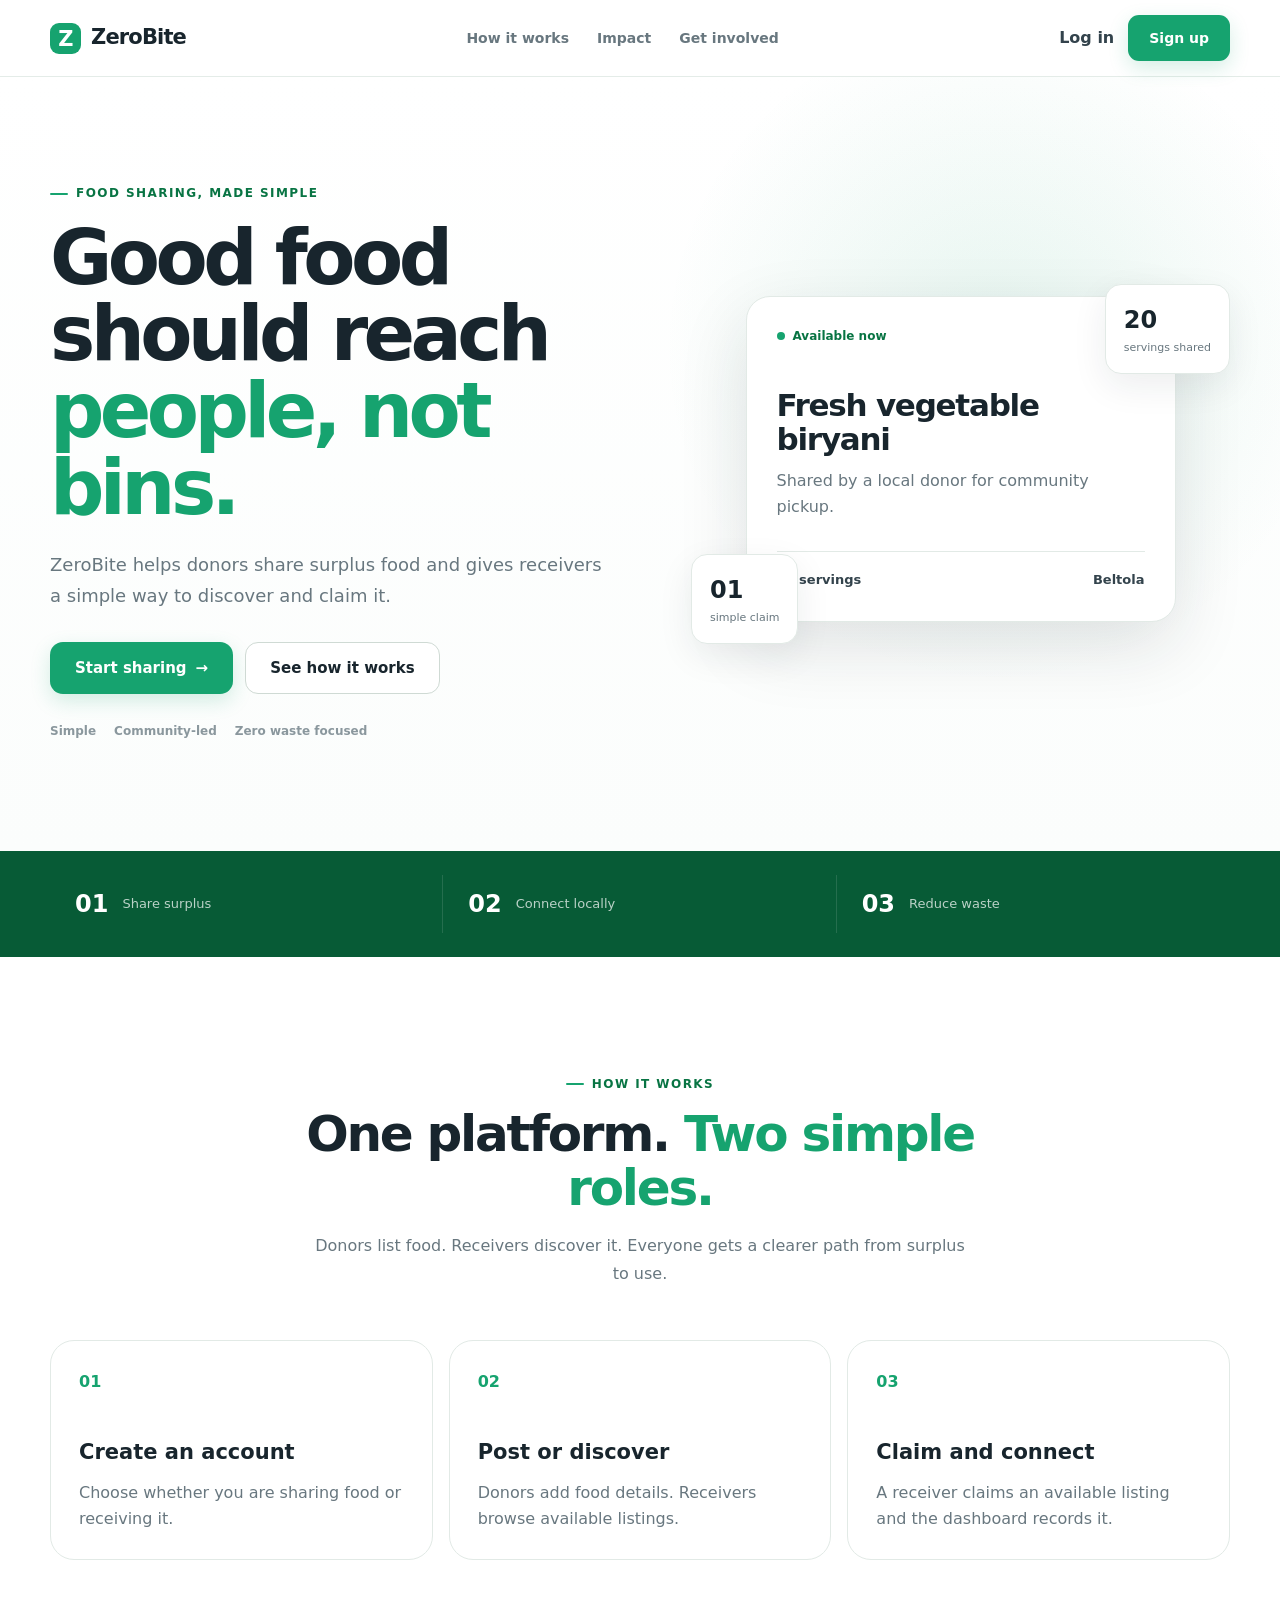
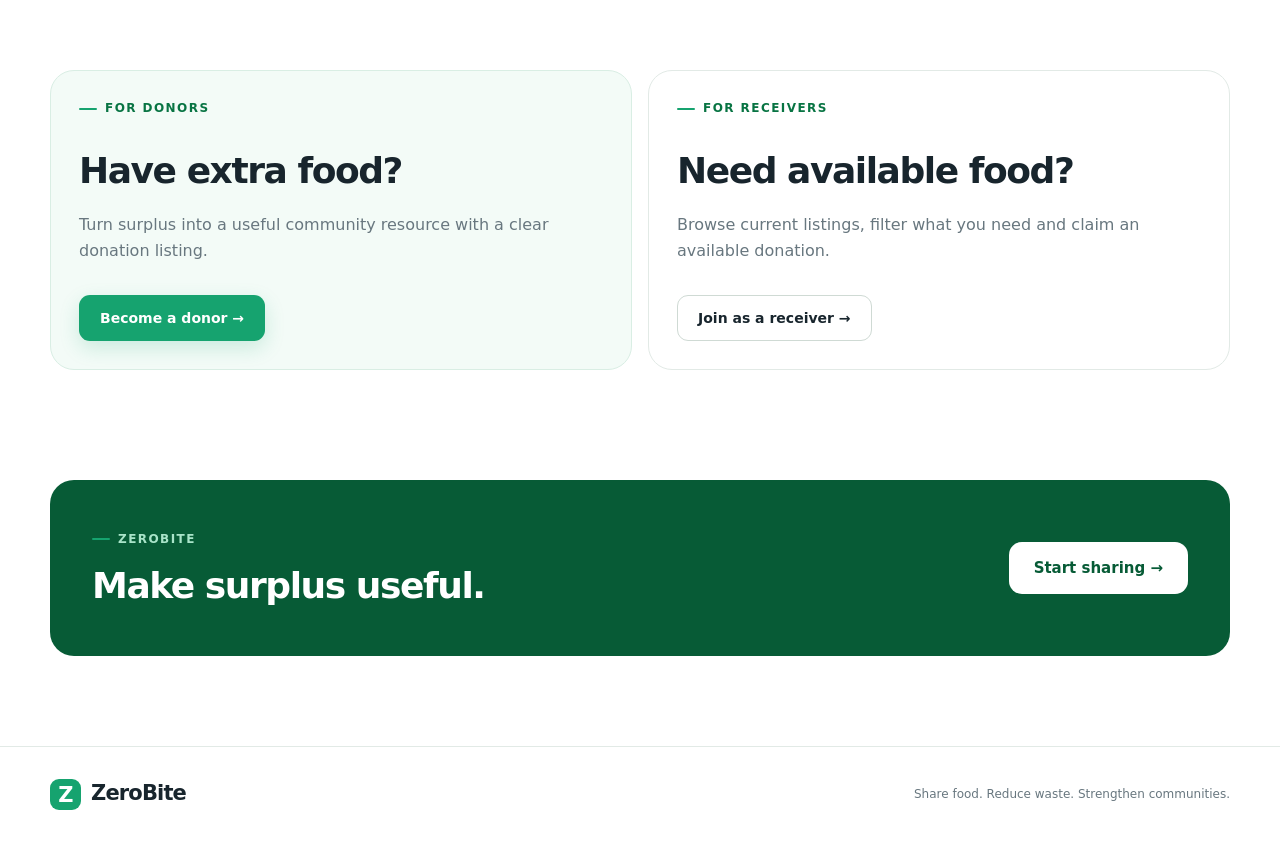
<file: frontend1/index.html>
<!DOCTYPE html>
<html lang="en">
<head>
    <meta charset="UTF-8">
    <meta name="viewport" content="width=device-width, initial-scale=1.0">
    <meta name="description" content="ZeroBite connects surplus food with people who can use it.">
    <title>ZeroBite | Share Food. Reduce Waste.</title>
    <link rel="stylesheet" href="css/style.css">
</head>
<body>
<header class="navbar">
    <div class="container navbar-inner">
        <a href="index.html" class="logo"><span class="logo-mark">Z</span><span>ZeroBite</span></a>
        <nav class="nav-links" aria-label="Main navigation">
            <a href="#how-it-works">How it works</a>
            <a href="#impact">Impact</a>
            <a href="#roles">Get involved</a>
        </nav>
        <div class="nav-actions">
            <a href="pages/login.html" class="nav-login-btn">Log in</a>
            <a href="pages/signup.html" class="btn btn-primary nav-signup-btn">Sign up</a>
        </div>
        <button class="mobile-menu-toggle" id="mobile-menu-toggle" type="button" aria-label="Open menu" aria-expanded="false" aria-controls="mobile-nav">
            <span></span><span></span><span></span>
        </button>
    </div>
    <div class="mobile-nav" id="mobile-nav">
        <a href="#how-it-works">How it works</a>
        <a href="#impact">Impact</a>
        <a href="#roles">Get involved</a>
        <a href="pages/login.html">Log in</a>
        <a href="pages/signup.html" class="btn btn-primary">Sign up</a>
    </div>
</header>

<main>
    <section class="hero">
        <div class="container hero-grid">
            <div class="hero-content">
                <span class="section-eyebrow">Food sharing, made simple</span>
                <h1>Good food should reach <span>people, not bins.</span></h1>
                <p>ZeroBite helps donors share surplus food and gives receivers a simple way to discover and claim it.</p>
                <div class="hero-actions">
                    <a href="pages/signup.html" class="btn btn-primary btn-large">Start sharing <span aria-hidden="true">→</span></a>
                    <a href="#how-it-works" class="btn btn-secondary btn-large">See how it works</a>
                </div>
                <div class="hero-trust">
                    <span>Simple</span><span>Community-led</span><span>Zero waste focused</span>
                </div>
            </div>
            <div class="hero-visual" aria-label="ZeroBite food sharing overview">
                <div class="hero-card hero-card-main">
                    <div class="hero-card-top"><span class="status-dot"></span><span>Available now</span></div>
                    <h2>Fresh vegetable biryani</h2>
                    <p>Shared by a local donor for community pickup.</p>
                    <div class="hero-card-meta"><span>20 servings</span><span>Beltola</span></div>
                </div>
                <div class="floating-card floating-card-one"><strong>20</strong><span>servings shared</span></div>
                <div class="floating-card floating-card-two"><strong>01</strong><span>simple claim</span></div>
            </div>
        </div>
    </section>

    <section class="impact-strip" id="impact">
        <div class="container impact-grid">
            <div><span class="impact-number">01</span><span class="impact-label">Share surplus</span></div>
            <div><span class="impact-number">02</span><span class="impact-label">Connect locally</span></div>
            <div><span class="impact-number">03</span><span class="impact-label">Reduce waste</span></div>
        </div>
    </section>

    <section class="info-section" id="how-it-works">
        <div class="container">
            <div class="section-heading centered">
                <span class="section-eyebrow">How it works</span>
                <h2>One platform. <span>Two simple roles.</span></h2>
                <p>Donors list food. Receivers discover it. Everyone gets a clearer path from surplus to use.</p>
            </div>
            <div class="steps-grid">
                <article class="step-card"><span>01</span><h3>Create an account</h3><p>Choose whether you are sharing food or receiving it.</p></article>
                <article class="step-card"><span>02</span><h3>Post or discover</h3><p>Donors add food details. Receivers browse available listings.</p></article>
                <article class="step-card"><span>03</span><h3>Claim and connect</h3><p>A receiver claims an available listing and the dashboard records it.</p></article>
            </div>
        </div>
    </section>

    <section class="roles-section" id="roles">
        <div class="container roles-grid">
            <div class="role-card role-card-green">
                <span class="section-eyebrow">For donors</span>
                <h2>Have extra food?</h2>
                <p>Turn surplus into a useful community resource with a clear donation listing.</p>
                <a href="pages/signup.html" class="btn btn-primary">Become a donor →</a>
            </div>
            <div class="role-card">
                <span class="section-eyebrow">For receivers</span>
                <h2>Need available food?</h2>
                <p>Browse current listings, filter what you need and claim an available donation.</p>
                <a href="pages/signup.html" class="btn btn-secondary">Join as a receiver →</a>
            </div>
        </div>
    </section>

    <section class="cta-section">
        <div class="container cta-inner">
            <div><span class="section-eyebrow">ZeroBite</span><h2>Make surplus useful.</h2></div>
            <a href="pages/signup.html" class="btn btn-light btn-large">Start sharing →</a>
        </div>
    </section>
</main>

<footer class="footer">
    <div class="container footer-inner">
        <a href="index.html" class="logo"><span class="logo-mark">Z</span><span>ZeroBite</span></a>
        <p>Share food. Reduce waste. Strengthen communities.</p>
    </div>
</footer>

<script src="js/script.js"></script>
</body>
</html>
</file>
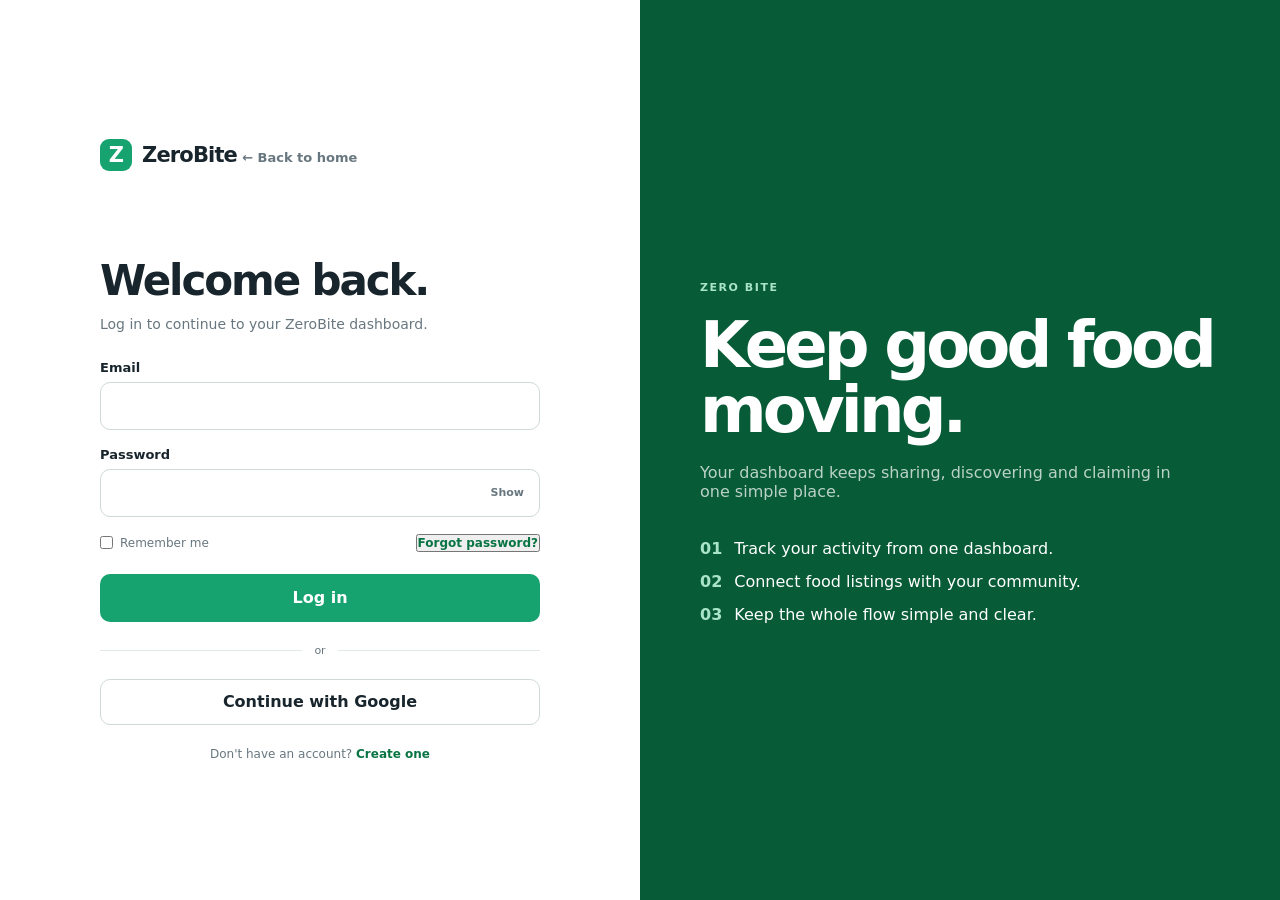
<file: frontend1/pages/admin.html>
<!DOCTYPE html>
<html lang="en">
<head><meta charset="UTF-8"><meta name="viewport" content="width=device-width,initial-scale=1.0"><title>Admin Dashboard | ZeroBite</title><link rel="stylesheet" href="../css/admin.css"></head>
<body>
<div class="admin-app">
<aside class="admin-sidebar" id="admin-sidebar">
<div class="admin-sidebar-top"><a class="admin-brand" href="../index.html"><span class="admin-brand-mark">Z</span><span>ZeroBite</span></a>
<nav class="admin-nav" aria-label="Admin navigation">
<a href="#overview" class="admin-nav-link active"><span class="admin-nav-icon">01</span><span>Overview</span></a>
<a href="#donations" class="admin-nav-link"><span class="admin-nav-icon">02</span><span>Donations</span></a>
<a href="#users" class="admin-nav-link"><span class="admin-nav-icon">03</span><span>Users</span></a>
<a href="#activity" class="admin-nav-link"><span class="admin-nav-icon">04</span><span>Activity</span></a>
</nav></div>
<div class="admin-sidebar-bottom"><a class="admin-sidebar-home" href="../index.html">← Back to site</a><button id="admin-logout" class="admin-logout" type="button"><span>Log out</span><span>↗</span></button></div>
</aside>
<div class="admin-overlay" id="admin-overlay"></div>
<main class="admin-main">
<header class="admin-topbar"><button id="admin-menu-btn" class="admin-menu-btn" type="button" aria-label="Open admin menu">☰</button><div class="admin-topbar-right"><span class="admin-status"><span class="admin-status-dot"></span>Prototype live</span><span id="admin-avatar" class="admin-avatar">A</span></div></header>
<div class="admin-content">
<section id="overview" class="admin-section">
<div class="admin-page-heading"><div><span class="admin-kicker">ZERO BITE ADMIN</span><h1>Community overview.</h1><p>Monitor food sharing, users and the activity flowing through the prototype.</p></div><span id="admin-date" class="admin-date"></span></div>
<div class="admin-stats">
<article class="admin-stat-card"><div class="admin-stat-top"><span class="admin-stat-label">Total users</span><span class="admin-stat-icon">01</span></div><strong id="total-users" class="admin-stat-value">0</strong><span class="admin-stat-detail">Registered accounts</span></article>
<article class="admin-stat-card"><div class="admin-stat-top"><span class="admin-stat-label">Total donations</span><span class="admin-stat-icon">02</span></div><strong id="total-donations" class="admin-stat-value">0</strong><span class="admin-stat-detail">Food listings</span></article>
<article class="admin-stat-card"><div class="admin-stat-top"><span class="admin-stat-label">Claimed food</span><span class="admin-stat-icon">03</span></div><strong id="claimed-food" class="admin-stat-value">0</strong><span class="admin-stat-detail">Listings claimed</span></article>
<article class="admin-stat-card"><div class="admin-stat-top"><span class="admin-stat-label">Available food</span><span class="admin-stat-icon">04</span></div><strong id="available-food" class="admin-stat-value">0</strong><span class="admin-stat-detail">Listings available</span></article>
</div>
</section>

<section class="admin-section admin-panel-section">
<div class="admin-section-heading"><div><h2>Quick actions</h2><p>Jump directly to the information you need.</p></div></div>
<div class="admin-action-grid">
<button class="admin-action-card" type="button" data-scroll-target="#donations"><span class="admin-action-icon">01</span><span class="admin-action-content"><strong>Manage donations</strong><small>Search current food listings</small></span><span class="admin-action-arrow">→</span></button>
<button class="admin-action-card" type="button" data-scroll-target="#users"><span class="admin-action-icon">02</span><span class="admin-action-content"><strong>View users</strong><small>See donor and receiver accounts</small></span><span class="admin-action-arrow">→</span></button>
<button class="admin-action-card" type="button" data-scroll-target="#activity"><span class="admin-action-icon">03</span><span class="admin-action-content"><strong>Review activity</strong><small>See recent community actions</small></span><span class="admin-action-arrow">→</span></button>
</div>
</section>

<section id="donations" class="admin-section admin-panel-section">
<div class="admin-section-heading"><div><h2>Donations</h2><p>All food listings stored by the prototype.</p></div></div>
<div class="admin-table-panel"><div class="admin-table-toolbar"><div class="admin-search"><input id="donation-search" type="search" placeholder="Search food, donor or location"></div><div class="admin-filter"><select id="donation-filter"><option value="all">All statuses</option><option value="available">Available</option><option value="claimed">Claimed</option></select></div></div>
<div class="admin-table-wrapper"><table class="admin-table"><thead><tr><th>Food</th><th>Donor</th><th>Quantity</th><th>Location</th><th>Status</th><th>Date</th></tr></thead><tbody id="donation-table-body"></tbody></table><div id="donation-empty" class="admin-table-empty">No matching donations.</div></div></div>
</section>

<section id="users" class="admin-section admin-panel-section">
<div class="admin-section-heading"><div><h2>Users</h2><p>Accounts created through the ZeroBite prototype.</p></div></div>
<div class="admin-user-summary"><div class="admin-summary-card"><span>Donors</span><strong id="admin-donor-count">0</strong></div><div class="admin-summary-card"><span>Receivers</span><strong id="admin-receiver-count">0</strong></div><div class="admin-summary-card"><span>Total accounts</span><strong id="admin-total-account-count">0</strong></div></div>
<div id="admin-user-list" class="admin-user-list"></div>
</section>

<section id="activity" class="admin-section admin-panel-section">
<div class="admin-section-heading"><div><h2>Recent activity</h2><p>A simple activity view built from current prototype data.</p></div></div>
<div id="admin-activity-list" class="admin-activity-list"></div>
</section>

<section class="admin-impact-strip"><div><span class="admin-kicker">COMMUNITY IMPACT</span><h2>Small listings can create useful local connections.</h2></div><p>ZeroBite's prototype keeps the donor, receiver and admin views connected through shared browser storage. A production deployment should replace this with a secure backend.</p></section>
</div>
<footer class="admin-footer"><span>ZeroBite Admin</span><span>Prototype dashboard</span></footer>
</main>
</div>
<div id="admin-toast" class="admin-toast"><span class="admin-toast-icon">✓</span><span id="admin-toast-message"></span></div>
<script src="../js/auth.js"></script><script src="../js/admin.js"></script>
</body>
</html>
</file>
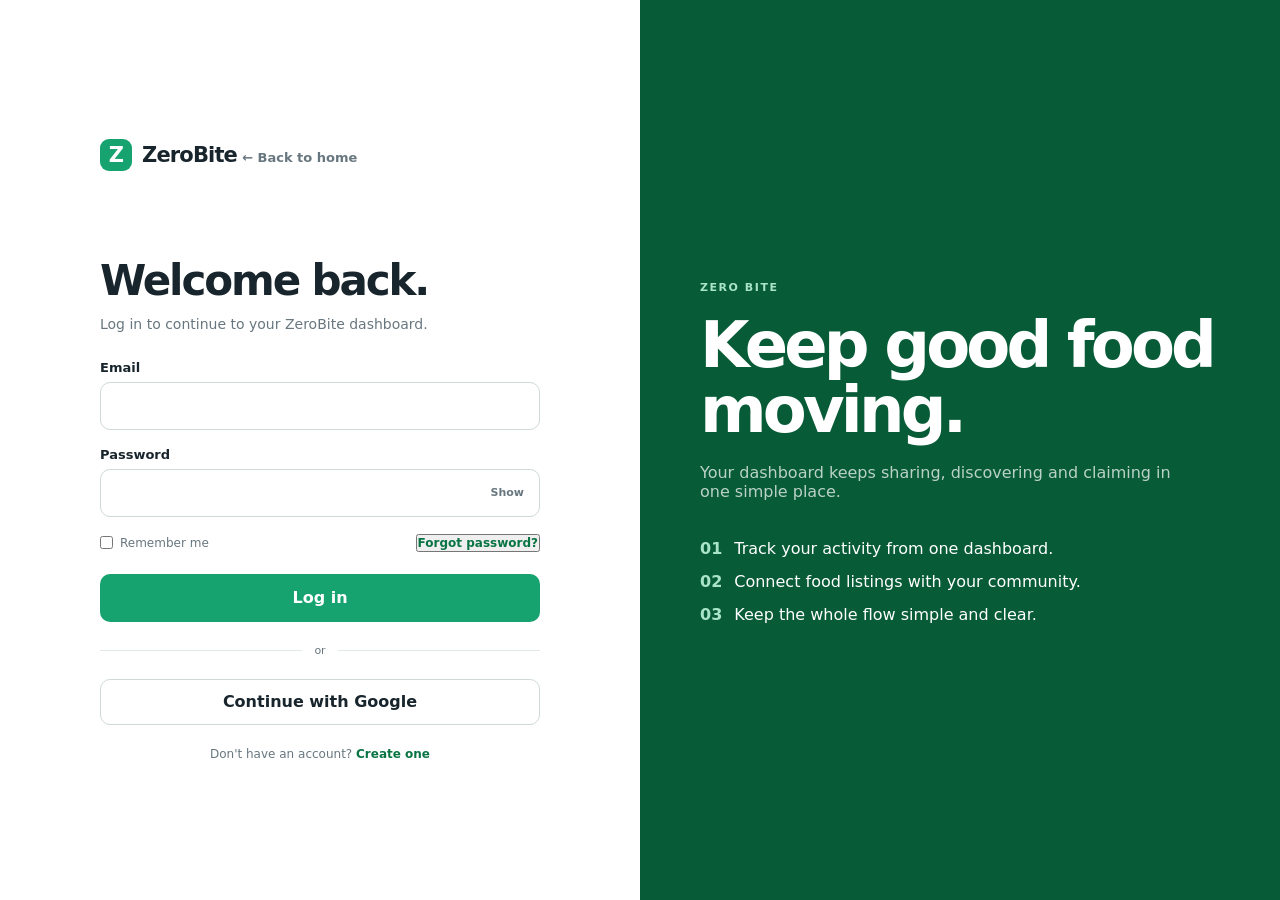
<file: frontend1/pages/donor.html>
<!DOCTYPE html>
<html lang="en">
<head><meta charset="UTF-8"><meta name="viewport" content="width=device-width,initial-scale=1.0"><title>Donor Dashboard | ZeroBite</title><link rel="stylesheet" href="../css/style.css"></head>
<body>
<header class="navbar"><div class="container navbar-inner">
<a href="../index.html" class="logo"><span class="logo-mark">Z</span><span>ZeroBite</span></a>
<nav class="nav-links"><a href="../index.html">Home</a><a href="donor.html" class="active">Dashboard</a><a href="#donate">Donate</a><a href="#my-donations">My donations</a></nav>
<div class="nav-actions"><span class="user-greeting">Hi, <strong id="donor-name">Donor</strong></span><button id="logout-btn" class="btn btn-secondary" type="button">Log out</button></div>
<button class="mobile-menu-toggle" id="mobile-menu-toggle" type="button" aria-label="Open menu" aria-expanded="false"><span></span><span></span><span></span></button>
</div><div class="mobile-nav" id="mobile-nav"><a href="../index.html">Home</a><a href="donor.html">Dashboard</a><a href="#donate">Donate</a><a href="#my-donations">My donations</a><button id="mobile-logout-btn" class="btn btn-secondary" type="button">Log out</button></div></header>
<main>
<section class="dashboard-hero"><div class="container dashboard-hero-inner"><div class="dashboard-hero-copy"><span class="section-kicker">DONOR DASHBOARD</span><h1>Turn extra food into <span>something useful.</span></h1><p>Share surplus food with people who can use it, instead of letting good food go to waste.</p><a href="#donate" class="btn btn-primary">Donate food →</a></div><div class="dashboard-hero-note"><span class="dashboard-note-icon">01</span><div><strong>Every donation matters.</strong><p>A simple listing can help move food from surplus to someone who needs it.</p></div></div></div></section>
<section class="dashboard-stats-section"><div class="container"><div class="dashboard-stats">
<article class="dashboard-stat-card"><span class="dashboard-stat-label">Total donations</span><strong class="dashboard-stat-value" id="total-donations">0</strong><span class="dashboard-stat-detail">Food listings shared</span></article>
<article class="dashboard-stat-card"><span class="dashboard-stat-label">Meals shared</span><strong class="dashboard-stat-value" id="total-meals">0</strong><span class="dashboard-stat-detail">Estimated portions</span></article>
<article class="dashboard-stat-card"><span class="dashboard-stat-label">Food quantity shared</span><strong class="dashboard-stat-value" id="waste-reduced">0</strong><span class="dashboard-stat-detail">Total quantity donated</span></article>
</div></div></section>
<section class="dashboard-main" id="donate"><div class="container"><div class="dashboard-layout">
<div class="dashboard-panel"><div class="panel-heading"><span class="section-kicker">NEW DONATION</span><h2>Share some food</h2><p>Add the details below so receivers know what is available.</p></div>
<form id="donation-form" class="donation-form" novalidate>
<div class="form-row"><div class="form-group"><label for="food-name">Food name</label><input id="food-name" type="text" required placeholder="e.g. Vegetable biryani"><small class="form-error"></small></div><div class="form-group"><label for="food-type">Food type</label><select id="food-type" required><option value="">Select food type</option><option>Cooked Food</option><option>Packaged Food</option><option>Bakery</option><option>Fruits</option><option>Vegetables</option><option>Other</option></select><small class="form-error"></small></div></div>
<div class="form-row"><div class="form-group"><label for="food-quantity">Quantity</label><input id="food-quantity" type="number" min="1" step="1" required placeholder="e.g. 20"><small class="form-error"></small></div><div class="form-group"><label for="quantity-unit">Unit</label><select id="quantity-unit" required><option value="">Select unit</option><option value="servings">Servings</option><option value="kg">Kilograms</option><option value="packets">Packets</option><option value="boxes">Boxes</option><option value="items">Items</option></select><small class="form-error"></small></div></div>
<div class="form-group"><label for="food-location">Pickup location</label><input id="food-location" type="text" required placeholder="e.g. Beltola, Guwahati"><small class="form-error"></small></div>
<div class="form-group"><label for="pickup-date">Pickup date</label><input id="pickup-date" type="date" required><small class="form-error"></small></div>
<div class="form-group"><label for="food-description">Food description <span class="optional">Optional</span></label><textarea id="food-description" rows="4" maxlength="500" placeholder="Add useful details."></textarea></div>
<div class="form-group"><label for="donation-message">Message for receivers <span class="optional">Optional</span></label><textarea id="donation-message" rows="3" maxlength="300" placeholder="Anything the receiver should know?"></textarea></div>
<div class="form-submit-row"><p class="form-note">Please only donate food that is safe and suitable for sharing.</p><button id="donation-submit" class="btn btn-primary" type="submit">Publish donation →</button></div>
</form></div>
<aside class="dashboard-side"><div class="dashboard-info-card"><span class="info-number">01</span><h3>List what you have</h3><p>Add clear information about food, quantity and pickup details.</p></div><div class="dashboard-info-card"><span class="info-number">02</span><h3>Let someone claim it</h3><p>Receivers can discover available food through ZeroBite.</p></div></aside>
</div></div></section>
<section class="my-donations-section" id="my-donations"><div class="container"><div class="dashboard-section-heading"><div><h2>My donations</h2><p>Your current and past food listings.</p></div></div><div id="donation-list" class="donation-list"></div><div id="empty-donations" class="empty-state"><div class="empty-state-icon">+</div><strong>No donations yet.</strong><p>Create your first listing above.</p></div></div></section>
<section class="dashboard-cta"><div class="container dashboard-cta-inner"><div><h2>Keep good food moving.</h2><p>Every useful listing starts with a simple post.</p></div><a href="#donate" class="btn btn-light">Create a donation →</a></div></section>
</main>
<footer class="footer"><div class="container footer-inner"><a href="../index.html" class="logo"><span class="logo-mark">Z</span><span>ZeroBite</span></a><p>Share food. Reduce waste. Strengthen communities.</p></div></footer>
<div id="toast" class="toast" role="status"><span id="toast-message"></span></div>
<script src="../js/auth.js"></script><script src="../js/donor.js"></script>
</body>
</html>
</file>
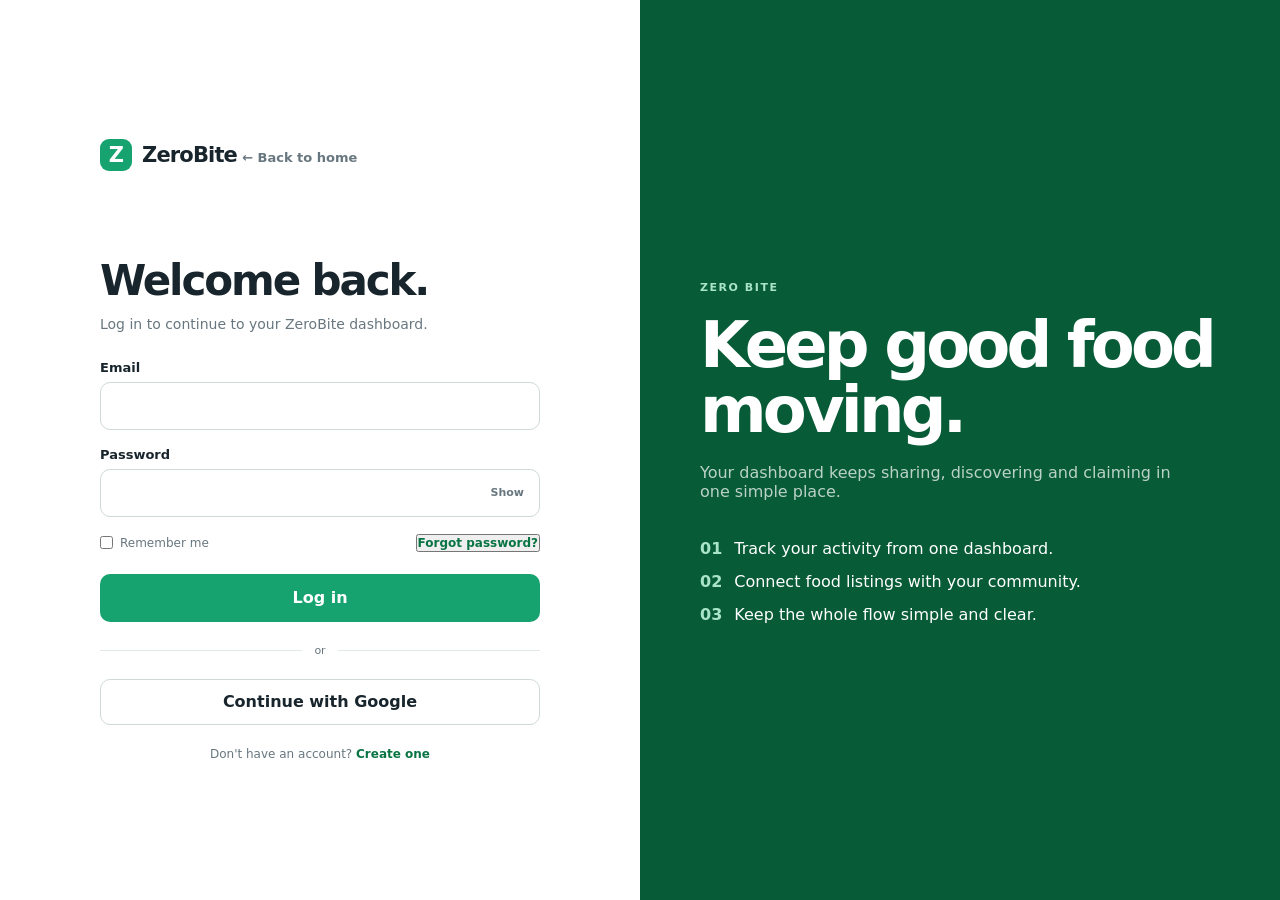
<file: frontend1/pages/login.html>
<!DOCTYPE html>
<html lang="en">
<head>
<meta charset="UTF-8"><meta name="viewport" content="width=device-width, initial-scale=1.0">
<title>Log in | ZeroBite</title><link rel="stylesheet" href="../css/auth.css">
</head>
<body>
<div class="auth-shell">
<section class="auth-panel">
<div class="auth-form-wrap">
<a href="../index.html" class="auth-brand"><span class="auth-brand-mark">Z</span><span>ZeroBite</span></a>
<a href="../index.html" class="auth-back">← Back to home</a>
<h1>Welcome back.</h1><p class="auth-subtitle">Log in to continue to your ZeroBite dashboard.</p>
<div id="auth-message" class="auth-message" role="alert"></div>
<form id="login-form" class="auth-form" novalidate>
<div class="auth-field"><label for="login-email">Email</label><input id="login-email" type="email" autocomplete="email" required></div>
<div class="auth-field"><label for="login-password">Password</label><div class="password-wrap"><input id="login-password" type="password" autocomplete="current-password" required><button type="button" class="password-toggle" data-password-toggle="login-password">Show</button></div></div>
<div class="auth-row"><label class="remember"><input id="remember-me" type="checkbox"> Remember me</label><button type="button" class="auth-link" data-forgot-password>Forgot password?</button></div>
<button id="login-submit" class="auth-submit" type="submit">Log in</button>
</form>
<div class="auth-divider"><span>or</span></div>
<button class="google-btn" type="button" data-google-login>Continue with Google</button>
<p class="auth-footer">Don't have an account? <a class="auth-link" href="signup.html">Create one</a></p>
</div>
</section>
<aside class="auth-side"><div class="auth-side-inner"><span class="eyebrow">ZERO BITE</span><h2>Keep good food moving.</h2><p>Your dashboard keeps sharing, discovering and claiming in one simple place.</p><div class="auth-points"><div class="auth-point"><span>01</span><div>Track your activity from one dashboard.</div></div><div class="auth-point"><span>02</span><div>Connect food listings with your community.</div></div><div class="auth-point"><span>03</span><div>Keep the whole flow simple and clear.</div></div></div></div></aside>
</div>
<script src="../js/auth.js"></script>
</body>
</html>
</file>
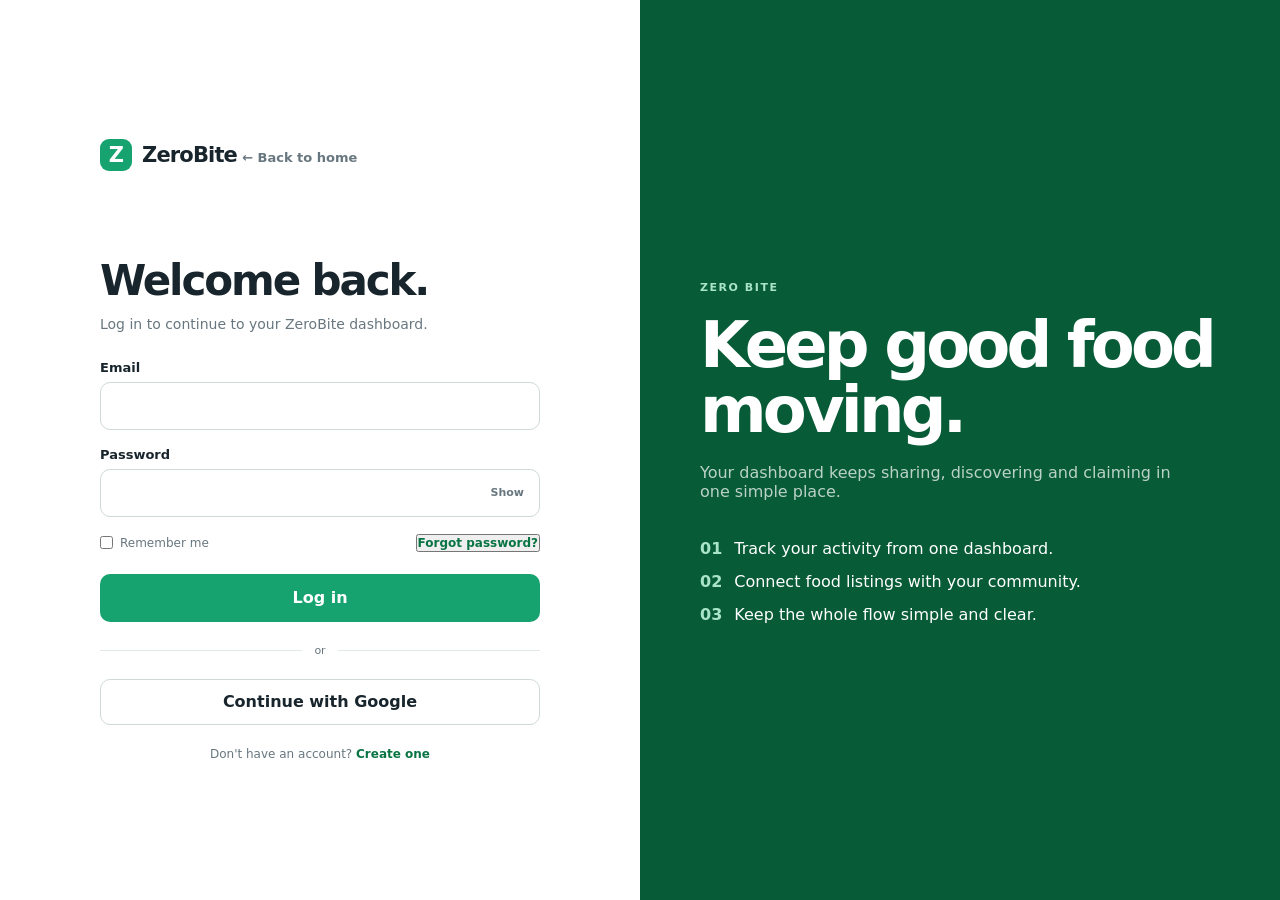
<file: frontend1/pages/receiver.html>
<!DOCTYPE html>
<html lang="en">
<head><meta charset="UTF-8"><meta name="viewport" content="width=device-width,initial-scale=1.0"><title>Receiver Dashboard | ZeroBite</title><link rel="stylesheet" href="../css/style.css"></head>
<body>
<header class="navbar"><div class="container navbar-inner">
<a href="../index.html" class="logo"><span class="logo-mark">Z</span><span>ZeroBite</span></a>
<nav class="nav-links"><a href="../index.html">Home</a><a href="receiver.html" class="active">Dashboard</a><a href="#available-food">Available food</a><a href="#my-claims">My claims</a></nav>
<div class="nav-actions"><span class="user-greeting">Hi, <strong id="receiver-name">Receiver</strong></span><button id="logout-btn" class="btn btn-secondary" type="button">Log out</button></div>
<button class="mobile-menu-toggle" id="mobile-menu-toggle" type="button" aria-label="Open menu" aria-expanded="false"><span></span><span></span><span></span></button>
</div><div class="mobile-nav" id="mobile-nav"><a href="../index.html">Home</a><a href="receiver.html">Dashboard</a><a href="#available-food">Available food</a><a href="#my-claims">My claims</a><button id="mobile-logout-btn" class="btn btn-secondary" type="button">Log out</button></div></header>
<main>
<section class="dashboard-hero"><div class="container dashboard-hero-inner"><div class="dashboard-hero-copy"><span class="section-kicker">RECEIVER DASHBOARD</span><h1>Find useful food <span>near you.</span></h1><p>Browse available listings, check the details and claim food that works for you.</p><a href="#available-food" class="btn btn-primary">Browse food →</a></div><div class="dashboard-hero-note"><span class="dashboard-note-icon">01</span><div><strong>Check details before claiming.</strong><p>Review quantity, location and pickup date so the listing fits your needs.</p></div></div></div></section>
<section class="dashboard-stats-section"><div class="container"><div class="dashboard-stats">
<article class="dashboard-stat-card"><span class="dashboard-stat-label">Available food</span><strong id="available-count" class="dashboard-stat-value">0</strong><span class="dashboard-stat-detail">Current listings</span></article>
<article class="dashboard-stat-card"><span class="dashboard-stat-label">My claims</span><strong id="claimed-count" class="dashboard-stat-value">0</strong><span class="dashboard-stat-detail">Food you claimed</span></article>
<article class="dashboard-stat-card"><span class="dashboard-stat-label">Community quantity</span><strong id="community-quantity" class="dashboard-stat-value">0</strong><span class="dashboard-stat-detail">Available quantity</span></article>
</div></div></section>
<section class="dashboard-main" id="available-food"><div class="container"><div class="dashboard-section-heading"><div><h2>Available food</h2><p>Find listings shared by donors.</p></div></div>
<div class="receiver-toolbar"><div class="receiver-search"><input id="food-search" type="search" placeholder="Search food or location" aria-label="Search food"></div><div class="receiver-filter"><select id="food-filter" aria-label="Filter food type"><option value="all">All food types</option><option>Cooked Food</option><option>Packaged Food</option><option>Bakery</option><option>Fruits</option><option>Vegetables</option><option>Other</option></select></div></div>
<div id="food-list" class="receiver-food-grid"></div>
<div id="empty-food" class="empty-state" style="display:none"><div class="empty-state-icon">+</div><strong>No food is available right now.</strong><p>New donor listings will appear here.</p></div>
<div id="no-results" class="empty-state" style="display:none"><strong>No matching food found.</strong><p>Try another search or filter.</p><button id="clear-filters" class="btn btn-secondary" type="button">Clear filters</button></div>
</div></section>
<section class="my-donations-section" id="my-claims"><div class="container"><div class="dashboard-section-heading"><div><h2>My claims</h2><p>Listings you have already claimed.</p></div></div><div id="claimed-list" class="claimed-list"></div><div id="empty-claims" class="empty-state"><div class="empty-state-icon">+</div><strong>No claims yet.</strong><p>Claim an available listing to see it here.</p></div></div></section>
<section class="dashboard-cta"><div class="container dashboard-cta-inner"><div><h2>Every claim helps.</h2><p>Use what is available and keep good food moving.</p></div><a href="#available-food" class="btn btn-light">Browse listings →</a></div></section>
</main>
<footer class="footer"><div class="container footer-inner"><a href="../index.html" class="logo"><span class="logo-mark">Z</span><span>ZeroBite</span></a><p>Share food. Reduce waste. Strengthen communities.</p></div></footer>
<div id="toast" class="toast" role="status"><span id="toast-message"></span></div>
<script src="../js/auth.js"></script><script src="../js/receiver.js"></script>
</body>
</html>
</file>
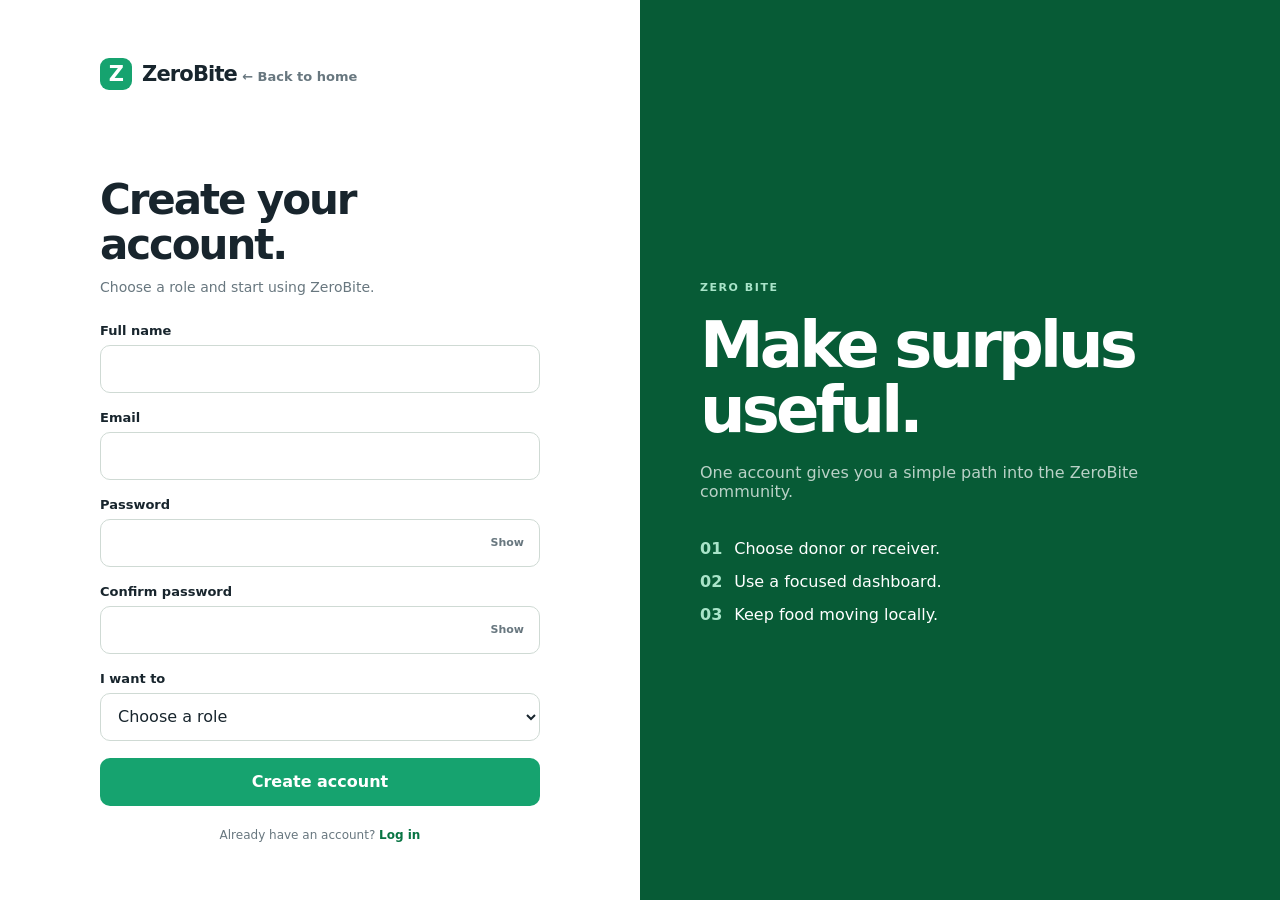
<file: frontend1/pages/signup.html>
<!DOCTYPE html>
<html lang="en">
<head>
<meta charset="UTF-8"><meta name="viewport" content="width=device-width, initial-scale=1.0">
<title>Sign up | ZeroBite</title><link rel="stylesheet" href="../css/auth.css">
</head>
<body>
<div class="auth-shell">
<section class="auth-panel">
<div class="auth-form-wrap">
<a href="../index.html" class="auth-brand"><span class="auth-brand-mark">Z</span><span>ZeroBite</span></a>
<a href="../index.html" class="auth-back">← Back to home</a>
<h1>Create your account.</h1><p class="auth-subtitle">Choose a role and start using ZeroBite.</p>
<div id="auth-message" class="auth-message" role="alert"></div>
<form id="signup-form" class="auth-form" novalidate>
<div class="auth-field"><label for="signup-name">Full name</label><input id="signup-name" type="text" autocomplete="name" required></div>
<div class="auth-field"><label for="signup-email">Email</label><input id="signup-email" type="email" autocomplete="email" required></div>
<div class="auth-field"><label for="signup-password">Password</label><div class="password-wrap"><input id="signup-password" type="password" autocomplete="new-password" required><button type="button" class="password-toggle" data-password-toggle="signup-password">Show</button></div></div>
<div class="auth-field"><label for="signup-confirm-password">Confirm password</label><div class="password-wrap"><input id="signup-confirm-password" type="password" autocomplete="new-password" required><button type="button" class="password-toggle" data-password-toggle="signup-confirm-password">Show</button></div></div>
<div class="auth-field"><label for="signup-role">I want to</label><select id="signup-role" required><option value="">Choose a role</option><option value="donor">Share food as a donor</option><option value="receiver">Receive available food</option></select></div>
<button id="signup-submit" class="auth-submit" type="submit">Create account</button>
</form>
<p class="auth-footer">Already have an account? <a class="auth-link" href="login.html">Log in</a></p>
</div>
</section>
<aside class="auth-side"><div class="auth-side-inner"><span class="eyebrow">ZERO BITE</span><h2>Make surplus useful.</h2><p>One account gives you a simple path into the ZeroBite community.</p><div class="auth-points"><div class="auth-point"><span>01</span><div>Choose donor or receiver.</div></div><div class="auth-point"><span>02</span><div>Use a focused dashboard.</div></div><div class="auth-point"><span>03</span><div>Keep food moving locally.</div></div></div></div></aside>
</div>
<script src="../js/auth.js"></script>
</body>
</html>
</file>
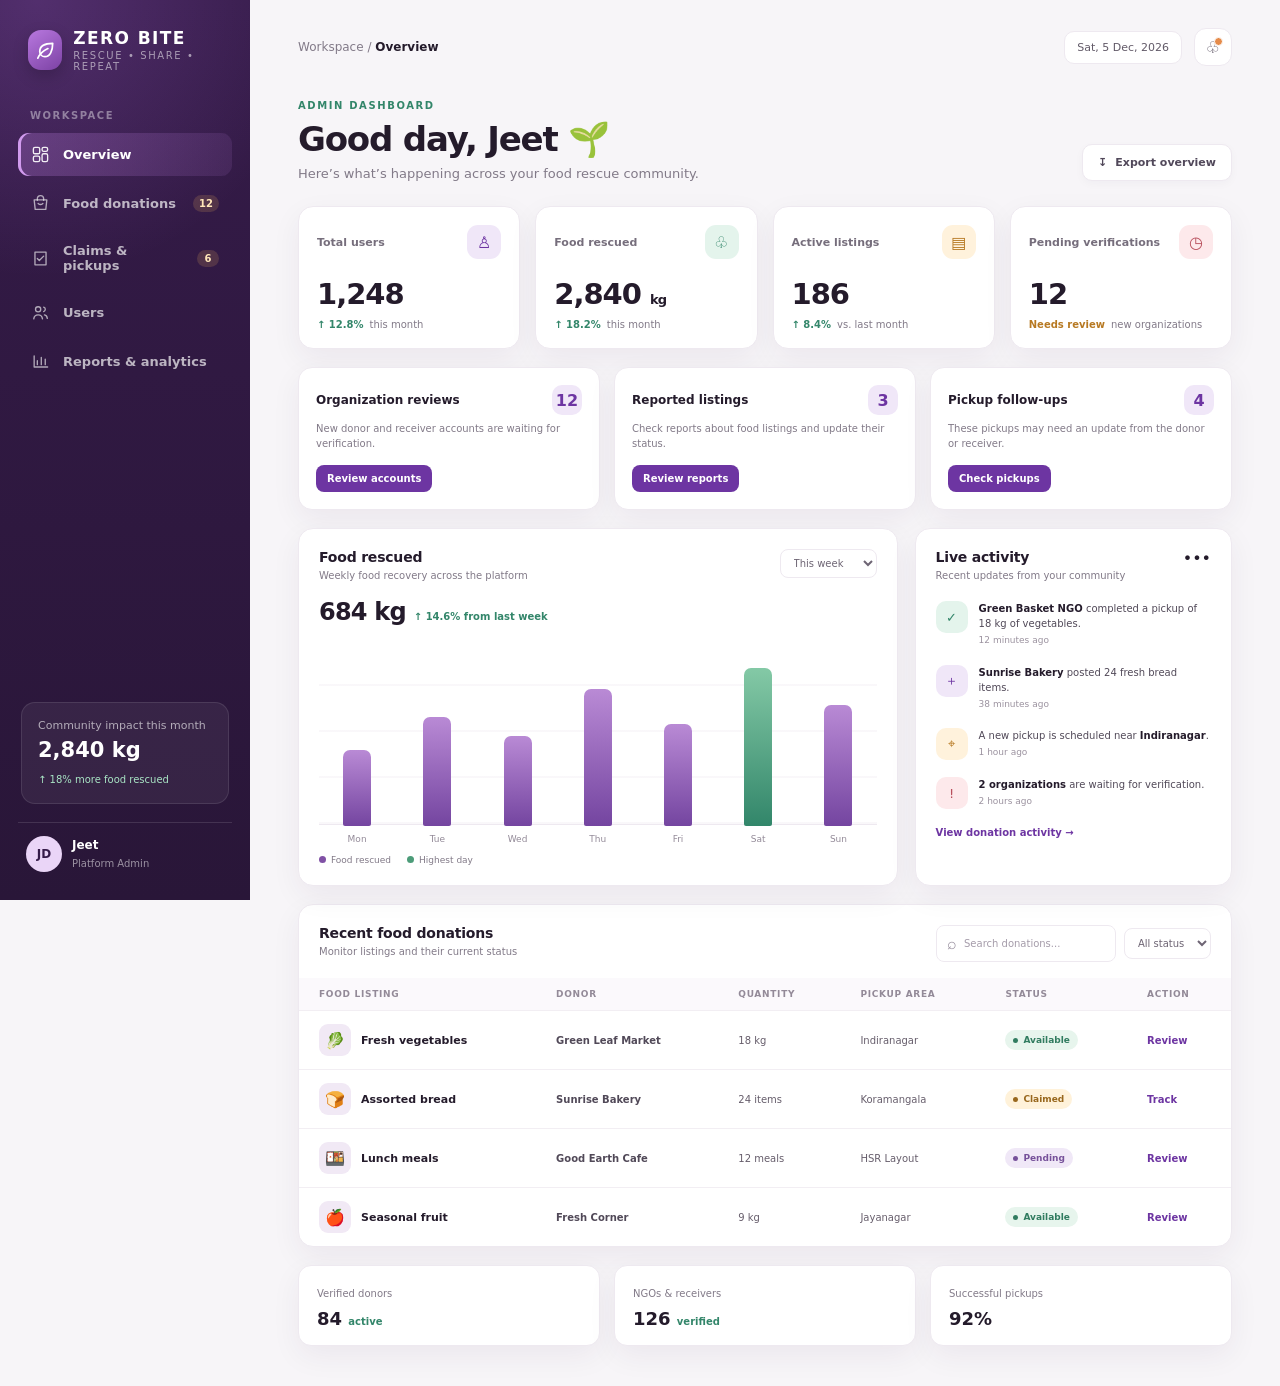
<file: ZeroBite/FrontEnd/Login.html/admin.html>
<!DOCTYPE html>
<html lang="en">
<head>
  <meta charset="UTF-8">
  <meta name="viewport" content="width=device-width, initial-scale=1.0">
  <title>Zero Bite | Admin Dashboard</title>
  

  <style>
    :root {
      --ink: #241b2b;
      --muted: #827a88;
      --canvas: #f7f5f8;
      --white: #ffffff;
      --purple: #6d35a2;
      --purple-dark: #351b49;
      --purple-light: #f0e7f8;
      --green: #33866a;
      --green-light: #e4f4ec;
      --amber: #b77922;
      --amber-light: #fff2dc;
      --red: #b84f5c;
      --red-light: #fde9eb;
      --line: #eee9f0;
      --shadow: 0 10px 30px rgba(47, 25, 61, 0.06);
    }

    * {
      box-sizing: border-box;
      margin: 0;
      padding: 0;
      font-family: "Segoe UI", system-ui, sans-serif;
    }

    html {
      scroll-behavior: smooth;
    }

    body {
      min-height: 100vh;
      background: var(--canvas);
      color: var(--ink);
    }

    button,
    input,
    select {
      font: inherit;
    }

    button {
      cursor: pointer;
    }

    .app {
      min-height: 100vh;
      display: grid;
      grid-template-columns: 250px minmax(0, 1fr);
    }

    /* Sidebar */
    .sidebar {
      position: sticky;
      top: 0;
      height: 100vh;
      padding: 28px 18px;
      display: flex;
      flex-direction: column;
      color: white;
      background:
        radial-gradient(circle at 15% 0%, rgba(199, 125, 255, 0.2), transparent 30%),
        linear-gradient(180deg, #351b49, #291638);
      z-index: 10;
    }

    .brand {
      display: flex;
      align-items: center;
      gap: 11px;
      padding: 0 10px;
      margin-bottom: 38px;
    }

    .brand-mark {
      width: 40px;
      height: 40px;
      display: grid;
      place-items: center;
      border-radius: 13px;
      background: linear-gradient(145deg, #b878df, #7c42a4);
      box-shadow: 0 6px 16px rgba(0, 0, 0, 0.2);
    }

    .brand-mark svg {
      width: 23px;
      height: 23px;
    }

    .brand-name {
      font-size: 17px;
      font-weight: 750;
      letter-spacing: 1.4px;
    }

    .brand-caption {
      margin-top: 2px;
      color: rgba(255, 255, 255, 0.55);
      font-size: 10px;
      letter-spacing: 1.6px;
      text-transform: uppercase;
    }

    .nav-label {
      margin: 0 12px 12px;
      color: rgba(255, 255, 255, 0.42);
      font-size: 10px;
      font-weight: 700;
      letter-spacing: 1.5px;
      text-transform: uppercase;
    }

    .nav {
      display: grid;
      gap: 6px;
    }

    .nav a {
      display: flex;
      align-items: center;
      gap: 13px;
      padding: 12px 13px;
      color: rgba(255, 255, 255, 0.68);
      text-decoration: none;
      font-size: 13px;
      font-weight: 550;
      border-radius: 11px;
      transition: background 0.2s, color 0.2s, transform 0.2s;
    }

    .nav a:hover {
      color: white;
      background: rgba(255, 255, 255, 0.08);
      transform: translateX(2px);
    }

    .nav a.active {
      color: white;
      background: linear-gradient(100deg, rgba(186, 124, 220, 0.3), rgba(186, 124, 220, 0.12));
      box-shadow: inset 3px 0 #d19bee;
    }

    .nav-icon {
      width: 19px;
      height: 19px;
      flex: 0 0 19px;
      opacity: 0.92;
    }

    .nav-count {
      margin-left: auto;
      min-width: 22px;
      padding: 3px 6px;
      border-radius: 20px;
      color: #ffe6b9;
      background: rgba(255, 190, 94, 0.16);
      font-size: 10px;
      text-align: center;
    }

    .sidebar-bottom {
      margin-top: auto;
    }

    .impact-card {
      padding: 16px;
      margin: 0 3px 18px;
      border: 1px solid rgba(255, 255, 255, 0.1);
      border-radius: 14px;
      background: rgba(255, 255, 255, 0.06);
    }

    .impact-card p {
      color: rgba(255, 255, 255, 0.62);
      font-size: 11px;
    }

    .impact-card strong {
      display: block;
      margin: 6px 0;
      font-size: 21px;
    }

    .impact-card small {
      color: #a9e5c5;
      font-size: 10px;
    }

    .admin-profile {
      display: flex;
      align-items: center;
      gap: 10px;
      padding: 13px 8px 0;
      border-top: 1px solid rgba(255, 255, 255, 0.12);
    }

    .avatar {
      width: 36px;
      height: 36px;
      display: grid;
      place-items: center;
      flex: 0 0 36px;
      border-radius: 50%;
      color: var(--purple-dark);
      background: #ead5f7;
      font-size: 12px;
      font-weight: 800;
    }

    .admin-profile strong {
      display: block;
      color: white;
      font-size: 12px;
    }

    .admin-profile span {
      color: rgba(255, 255, 255, 0.53);
      font-size: 10px;
    }

    /* Main content */
    .main {
      min-width: 0;
      padding: 28px clamp(20px, 4vw, 48px) 40px;
    }

    .topbar {
      display: flex;
      align-items: center;
      justify-content: space-between;
      gap: 20px;
      margin-bottom: 34px;
    }

    .topbar-left {
      display: flex;
      align-items: center;
      gap: 14px;
    }

    .menu-toggle {
      display: none;
      width: 40px;
      height: 40px;
      border: 1px solid var(--line);
      border-radius: 12px;
      color: var(--ink);
      background: white;
    }

    .breadcrumb {
      color: var(--muted);
      font-size: 12px;
    }

    .breadcrumb strong {
      color: var(--ink);
    }

    .topbar-right {
      display: flex;
      align-items: center;
      gap: 12px;
    }

    .date-chip {
      padding: 9px 12px;
      color: #625a68;
      background: white;
      border: 1px solid var(--line);
      border-radius: 10px;
      font-size: 11px;
    }

    .notification {
      position: relative;
      width: 38px;
      height: 38px;
      display: grid;
      place-items: center;
      border: 1px solid var(--line);
      border-radius: 12px;
      color: #5f5666;
      background: white;
    }

    .notification::after {
      content: "";
      position: absolute;
      top: 8px;
      right: 8px;
      width: 7px;
      height: 7px;
      border: 1.5px solid white;
      border-radius: 50%;
      background: #e58b4a;
    }

    .page-heading {
      display: flex;
      align-items: flex-end;
      justify-content: space-between;
      gap: 20px;
      margin-bottom: 25px;
    }

    .eyebrow {
      margin-bottom: 8px;
      color: var(--green);
      font-size: 10px;
      font-weight: 750;
      letter-spacing: 1.6px;
      text-transform: uppercase;
    }

    h1 {
      color: var(--ink);
      font-size: clamp(26px, 3vw, 34px);
      letter-spacing: -1.2px;
    }

    .heading-note {
      margin-top: 7px;
      color: var(--muted);
      font-size: 13px;
    }

    .export-btn {
      display: inline-flex;
      align-items: center;
      gap: 8px;
      padding: 11px 15px;
      border: 1px solid var(--line);
      border-radius: 10px;
      color: #51485a;
      background: white;
      box-shadow: 0 3px 10px rgba(47, 25, 61, 0.03);
      font-size: 11px;
      font-weight: 650;
      white-space: nowrap;
    }

    .export-btn:hover {
      border-color: #d8c4e6;
      color: var(--purple);
    }

    /* Overview cards */
    .stats-grid {
      display: grid;
      grid-template-columns: repeat(4, minmax(0, 1fr));
      gap: 15px;
      margin-bottom: 18px;
    }

    .stat-card {
      min-width: 0;
      padding: 18px;
      border: 1px solid var(--line);
      border-radius: 15px;
      background: white;
      box-shadow: var(--shadow);
    }

    .stat-top {
      display: flex;
      align-items: center;
      justify-content: space-between;
      gap: 8px;
      margin-bottom: 18px;
    }

    .stat-label {
      color: #766e7c;
      font-size: 11px;
      font-weight: 600;
    }

    .stat-icon {
      width: 34px;
      height: 34px;
      display: grid;
      place-items: center;
      border-radius: 11px;
      font-size: 16px;
    }

    .icon-purple { color: var(--purple); background: var(--purple-light); }
    .icon-green { color: var(--green); background: var(--green-light); }
    .icon-amber { color: var(--amber); background: var(--amber-light); }
    .icon-red { color: var(--red); background: var(--red-light); }

    .stat-value {
      color: var(--ink);
      font-size: clamp(23px, 2.5vw, 29px);
      font-weight: 750;
      letter-spacing: -1px;
    }

    .stat-foot {
      display: flex;
      align-items: center;
      gap: 6px;
      margin-top: 8px;
      color: var(--muted);
      font-size: 10px;
    }

    .trend {
      color: var(--green);
      font-weight: 750;
    }

    .trend-warn {
      color: var(--amber);
      font-weight: 750;
    }

    /* Main dashboard panels */
    .dashboard-grid {
      display: grid;
      grid-template-columns: minmax(0, 1.7fr) minmax(260px, 0.9fr);
      gap: 17px;
      margin-bottom: 18px;
    }

    .panel {
      min-width: 0;
      padding: 20px;
      border: 1px solid var(--line);
      border-radius: 15px;
      background: white;
      box-shadow: var(--shadow);
    }

    .panel-heading {
      display: flex;
      align-items: flex-start;
      justify-content: space-between;
      gap: 12px;
      margin-bottom: 20px;
    }

    .panel-heading h2 {
      color: var(--ink);
      font-size: 14px;
      letter-spacing: -0.2px;
    }

    .panel-heading p {
      margin-top: 5px;
      color: var(--muted);
      font-size: 10px;
    }

    .period-select {
      padding: 7px 9px;
      border: 1px solid var(--line);
      border-radius: 8px;
      color: #6e6574;
      background: white;
      font-size: 10px;
    }

    .chart-summary {
      display: flex;
      align-items: baseline;
      gap: 8px;
      margin: -3px 0 14px;
    }

    .chart-summary strong {
      font-size: 24px;
      letter-spacing: -0.8px;
    }

    .chart-summary span {
      color: var(--green);
      font-size: 10px;
      font-weight: 700;
    }

    .chart {
      height: 185px;
      display: grid;
      grid-template-columns: repeat(7, 1fr);
      align-items: end;
      gap: clamp(8px, 2vw, 20px);
      padding: 8px 8px 0;
      border-bottom: 1px solid var(--line);
      background: repeating-linear-gradient(
        to bottom,
        transparent 0,
        transparent 44px,
        #f4f0f5 45px,
        transparent 46px
      );
    }

    .bar-group {
      height: 100%;
      display: flex;
      flex-direction: column;
      align-items: center;
      justify-content: flex-end;
      gap: 8px;
    }

    .bar {
      width: min(28px, 70%);
      min-height: 14px;
      border-radius: 7px 7px 2px 2px;
      background: linear-gradient(180deg, #b98ad5, #7445a0);
      transition: filter 0.2s, transform 0.2s;
    }

    .bar:hover {
      filter: brightness(1.08);
      transform: scaleX(1.12);
    }

    .bar.highlight {
      background: linear-gradient(180deg, #84c9a6, #32866a);
    }

    .bar-label {
      margin-bottom: -20px;
      color: #938a98;
      font-size: 9px;
    }

    .chart-legend {
      display: flex;
      gap: 16px;
      margin-top: 30px;
      color: #817987;
      font-size: 9px;
    }

    .legend-dot {
      display: inline-block;
      width: 7px;
      height: 7px;
      margin-right: 5px;
      border-radius: 50%;
      background: #8051a5;
    }

    .legend-dot.green {
      background: #4c9c79;
    }

    /* Activity panel */
    .activity-list {
      display: grid;
      gap: 17px;
    }

    .activity-item {
      display: grid;
      grid-template-columns: 33px minmax(0, 1fr);
      gap: 10px;
      align-items: start;
    }

    .activity-icon {
      width: 32px;
      height: 32px;
      display: grid;
      place-items: center;
      border-radius: 10px;
      font-size: 13px;
    }

    .activity-copy {
      color: #514958;
      font-size: 10px;
      line-height: 1.5;
    }

    .activity-copy strong {
      color: var(--ink);
      font-weight: 700;
    }

    .activity-copy time {
      display: block;
      margin-top: 3px;
      color: #9b929f;
      font-size: 9px;
    }

    .view-all {
      display: inline-block;
      margin-top: 18px;
      color: var(--purple);
      text-decoration: none;
      font-size: 10px;
      font-weight: 700;
    }

    /* Donations table */
    .table-panel {
      padding: 0;
      overflow: hidden;
    }

    .table-panel .panel-heading {
      padding: 20px 20px 0;
      margin-bottom: 16px;
    }

    .table-tools {
      display: flex;
      align-items: center;
      gap: 8px;
    }

    .search-box {
      width: 180px;
      display: flex;
      align-items: center;
      gap: 7px;
      padding: 8px 10px;
      border: 1px solid var(--line);
      border-radius: 8px;
      color: #958c9b;
      background: white;
    }

    .search-box input {
      width: 100%;
      min-width: 0;
      border: 0;
      outline: 0;
      color: var(--ink);
      font-size: 10px;
    }

    .search-box input::placeholder {
      color: #a49ba9;
    }

    .filter-select {
      max-width: 120px;
      padding: 8px 9px;
      border: 1px solid var(--line);
      border-radius: 8px;
      color: #6e6574;
      background: white;
      font-size: 10px;
    }

    .table-wrap {
      overflow-x: auto;
    }

    table {
      width: 100%;
      border-collapse: collapse;
      white-space: nowrap;
    }

    thead {
      background: #fbf9fc;
    }

    th {
      padding: 11px 20px;
      color: #938a98;
      font-size: 9px;
      font-weight: 700;
      letter-spacing: 0.7px;
      text-align: left;
      text-transform: uppercase;
    }

    td {
      padding: 13px 20px;
      border-top: 1px solid #f2eef3;
      color: #665d6b;
      font-size: 10px;
    }

    .food-cell {
      display: flex;
      align-items: center;
      gap: 10px;
      color: var(--ink);
      font-size: 11px;
      font-weight: 700;
    }

    .food-thumb {
      width: 32px;
      height: 32px;
      display: grid;
      place-items: center;
      border-radius: 9px;
      background: #f1e9f5;
      font-size: 16px;
    }

    .donor-name {
      color: #514958;
      font-weight: 600;
    }

    .status {
      display: inline-flex;
      align-items: center;
      gap: 5px;
      padding: 5px 8px;
      border-radius: 20px;
      font-size: 9px;
      font-weight: 700;
    }

    .status::before {
      content: "";
      width: 5px;
      height: 5px;
      border-radius: 50%;
      background: currentColor;
    }

    .status.available {
      color: #317c60;
      background: #e7f5ed;
    }

    .status.claimed {
      color: #98671d;
      background: #fff2da;
    }

    .status.pending {
      color: #76519a;
      background: #f0e8f7;
    }

    .row-action {
      border: 0;
      color: var(--purple);
      background: transparent;
      font-size: 10px;
      font-weight: 700;
    }

    .row-action:hover {
      text-decoration: underline;
    }

    .empty-row {
      display: none;
      padding: 22px;
      color: var(--muted);
      font-size: 11px;
      text-align: center;
    }

    .community-strip {
      display: grid;
      grid-template-columns: repeat(3, 1fr);
      gap: 14px;
      margin-top: 18px;
    }

    .community-card {
      padding: 16px 18px;
      border: 1px solid var(--line);
      border-radius: 13px;
      background: white;
      box-shadow: var(--shadow);
    }

    .community-card span {
      color: var(--muted);
      font-size: 10px;
    }

    .community-card strong {
      display: block;
      margin-top: 7px;
      color: var(--ink);
      font-size: 18px;
    }

    .toast {
      position: fixed;
      right: 24px;
      bottom: 24px;
      z-index: 30;
      max-width: calc(100vw - 48px);
      padding: 13px 16px;
      border: 1px solid rgba(255, 255, 255, 0.12);
      border-radius: 12px;
      color: white;
      background: #342141;
      box-shadow: 0 10px 30px rgba(35, 20, 45, 0.22);
      font-size: 12px;
      opacity: 0;
      pointer-events: none;
      transform: translateY(10px);
      transition: opacity 0.2s, transform 0.2s;
    }

    .toast.show {
      opacity: 1;
      transform: translateY(0);
    }

    /* Responsive */
    @media (max-width: 1100px) {
      .stats-grid {
        grid-template-columns: repeat(2, minmax(0, 1fr));
      }

      .dashboard-grid {
        grid-template-columns: minmax(0, 1.4fr) minmax(240px, 0.9fr);
      }
    }

    @media (max-width: 850px) {
      .app {
        grid-template-columns: 1fr;
      }

      .sidebar {
        position: fixed;
        left: 0;
        top: 0;
        width: 250px;
        transform: translateX(-105%);
        transition: transform 0.25s ease;
        box-shadow: 14px 0 40px rgba(32, 15, 43, 0.2);
      }

      .sidebar.open {
        transform: translateX(0);
      }

      .menu-toggle {
        display: grid;
        place-items: center;
      }

      .dashboard-grid {
        grid-template-columns: 1fr;
      }

      .activity-list {
        grid-template-columns: repeat(2, minmax(0, 1fr));
      }
    }

    @media (max-width: 560px) {
      .main {
        padding: 18px 14px 30px;
      }

      .topbar {
        margin-bottom: 25px;
      }

      .date-chip {
        display: none;
      }

      .page-heading {
        align-items: flex-start;
        flex-direction: column;
        margin-bottom: 20px;
      }

      .export-btn {
        align-self: stretch;
        justify-content: center;
      }

      .stats-grid {
        gap: 10px;
      }

      .stat-card {
        padding: 14px;
      }

      .stat-top {
        margin-bottom: 12px;
      }

      .stat-label {
        font-size: 10px;
      }

      .dashboard-grid {
        gap: 12px;
      }

      .panel {
        padding: 15px;
      }

      .table-panel {
        padding: 0;
      }

      .table-panel .panel-heading {
        padding: 16px 15px 0;
        flex-direction: column;
      }

      .table-tools {
        width: 100%;
      }

      .search-box {
        flex: 1;
        width: auto;
      }

      .activity-list {
        grid-template-columns: 1fr;
      }

      .community-strip {
        grid-template-columns: 1fr;
      }

      .chart {
        height: 160px;
      }

      .chart-legend {
        flex-wrap: wrap;
      }
    }

    @media (prefers-reduced-motion: reduce) {
      *,
      *::before,
      *::after {
        scroll-behavior: auto !important;
        transition-duration: 0.01ms !important;
        animation-duration: 0.01ms !important;
        animation-iteration-count: 1 !important;
      }
    }
    .action-center {
      display: grid;
      grid-template-columns: repeat(3, minmax(0, 1fr));
      gap: 14px;
      margin-bottom: 18px;
    }

    .action-card {
      padding: 17px;
      border: 1px solid var(--line);
      border-radius: 14px;
      background: white;
      box-shadow: var(--shadow);
    }

    .action-card-top {
      display: flex;
      justify-content: space-between;
      align-items: center;
      gap: 8px;
    }

    .action-card h2 {
      font-size: 12px;
    }

    .action-card p {
      margin-top: 6px;
      color: var(--muted);
      font-size: 10px;
      line-height: 1.5;
    }

    .action-count {
      min-width: 30px;
      height: 30px;
      display: grid;
      place-items: center;
      border-radius: 10px;
      color: var(--purple);
      background: var(--purple-light);
      font-weight: 800;
    }

    .action-button {
      margin-top: 14px;
      padding: 8px 11px;
      border: 0;
      border-radius: 8px;
      color: white;
      background: var(--purple);
      font-size: 10px;
      font-weight: 700;
    }

    .action-button:hover {
      background: var(--purple-dark);
    }

    .action-button:disabled {
      color: var(--green);
      background: var(--green-light);
      cursor: default;
    }

    @media (max-width: 700px) {
      .action-center {
        grid-template-columns: 1fr;
      }
    }
  </style>
</head>

<body>
  <div class="app">
    <aside class="sidebar" id="sidebar">
      <div class="brand">
        <div class="brand-mark" aria-hidden="true">
          <svg viewBox="0 0 24 24" fill="none">
            <path d="M19.5 4.5C12 4.5 6 7 6 13c0 3.2 2.4 5.5 5.4 5.5 5.3 0 8.1-6.1 8.1-14Z" stroke="white" stroke-width="1.8" stroke-linecap="round" stroke-linejoin="round"/>
            <path d="M4 20c2-4.4 5.2-7.5 10.5-10" stroke="white" stroke-width="1.8" stroke-linecap="round"/>
          </svg>
        </div>
        <div>
          <div class="brand-name">ZERO BITE</div>
          <div class="brand-caption">Rescue • Share • Repeat</div>
        </div>
      </div>

      <div class="nav-label">Workspace</div>
      <nav class="nav" aria-label="Admin navigation">
        <a class="active" href="#overview" aria-current="page">
          <svg class="nav-icon" viewBox="0 0 24 24" fill="none" aria-hidden="true">
            <rect x="3" y="3" width="8" height="8" rx="2" stroke="currentColor" stroke-width="1.7"/>
            <rect x="14" y="3" width="7" height="5" rx="2" stroke="currentColor" stroke-width="1.7"/>
            <rect x="14" y="11" width="7" height="10" rx="2" stroke="currentColor" stroke-width="1.7"/>
            <rect x="3" y="14" width="8" height="7" rx="2" stroke="currentColor" stroke-width="1.7"/>
          </svg>
          Overview
        </a>

        <a href="#donations">
          <svg class="nav-icon" viewBox="0 0 24 24" fill="none" aria-hidden="true">
            <path d="M4 7.5h16l-1.3 12H5.3L4 7.5Z" stroke="currentColor" stroke-width="1.7" stroke-linejoin="round"/>
            <path d="M8 8V6a4 4 0 0 1 8 0v2M9 12c1.7 1.5 4.3 1.5 6 0" stroke="currentColor" stroke-width="1.7" stroke-linecap="round"/>
          </svg>
          Food donations
          <span class="nav-count">12</span>
        </a>

        <a href="#claims">
          <svg class="nav-icon" viewBox="0 0 24 24" fill="none" aria-hidden="true">
            <path d="M5 4h14v16H5z" stroke="currentColor" stroke-width="1.7" stroke-linejoin="round"/>
            <path d="m8 12 2.5 2.5L16 9" stroke="currentColor" stroke-width="1.7" stroke-linecap="round" stroke-linejoin="round"/>
          </svg>
          Claims & pickups
          <span class="nav-count">6</span>
        </a>

        <a href="#users">
          <svg class="nav-icon" viewBox="0 0 24 24" fill="none" aria-hidden="true">
            <circle cx="9" cy="8" r="3.3" stroke="currentColor" stroke-width="1.7"/>
            <path d="M3.5 20c.4-3.3 2.4-5 5.5-5s5.1 1.7 5.5 5M16 5.2a3 3 0 0 1 0 5.7M17 15c2.2.4 3.4 2 3.6 4.5" stroke="currentColor" stroke-width="1.7" stroke-linecap="round"/>
          </svg>
          Users
        </a>

        <a href="#reports">
          <svg class="nav-icon" viewBox="0 0 24 24" fill="none" aria-hidden="true">
            <path d="M4 19V5M4 19h17M8 16v-5M13 16V7M18 16V9" stroke="currentColor" stroke-width="1.7" stroke-linecap="round"/>
          </svg>
          Reports & analytics
        </a>
      </nav>

      <div class="sidebar-bottom">
        <div class="impact-card">
          <p>Community impact this month</p>
          <strong>2,840 kg</strong>
          <small>↑ 18% more food rescued</small>
        </div>

        <div class="admin-profile">
          <div class="avatar">JD</div>
          <div>
            <strong>Jeet</strong>
            <span>Platform Admin</span>
          </div>
        </div>
      </div>
    </aside>

    <main class="main" id="overview">
      <header class="topbar">
        <div class="topbar-left">
          <button class="menu-toggle" id="menuToggle" aria-label="Open navigation" aria-expanded="false">
            ☰
          </button>
          <div class="breadcrumb">Workspace <span> / </span> <strong>Overview</strong></div>
        </div>

        <div class="topbar-right">
          <div class="date-chip" id="todayDate">Today</div>
          <button class="notification" id="notificationButton" aria-label="Notifications">♧</button>
        </div>
      </header>

      <section class="page-heading">
        <div>
          <p class="eyebrow">Admin dashboard</p>
          <h1>Good day, Jeet <span aria-hidden="true">🌱</span></h1>
          <p class="heading-note">Here’s what’s happening across your food rescue community.</p>
        </div>

        <button class="export-btn" id="exportButton" type="button">
          <span aria-hidden="true">↧</span> Export overview
        </button>
      </section>

      <section class="stats-grid" aria-label="Platform statistics">
        <article class="stat-card">
          <div class="stat-top">
            <span class="stat-label">Total users</span>
            <span class="stat-icon icon-purple" aria-hidden="true">♙</span>
          </div>
          <div class="stat-value">1,248</div>
          <div class="stat-foot"><span class="trend">↑ 12.8%</span> this month</div>
        </article>

        <article class="stat-card">
          <div class="stat-top">
            <span class="stat-label">Food rescued</span>
            <span class="stat-icon icon-green" aria-hidden="true">♧</span>
          </div>
          <div class="stat-value">2,840 <small style="font-size:13px;font-weight:600">kg</small></div>
          <div class="stat-foot"><span class="trend">↑ 18.2%</span> this month</div>
        </article>

        <article class="stat-card">
          <div class="stat-top">
            <span class="stat-label">Active listings</span>
            <span class="stat-icon icon-amber" aria-hidden="true">▤</span>
          </div>
          <div class="stat-value">186</div>
          <div class="stat-foot"><span class="trend">↑ 8.4%</span> vs. last month</div>
        </article>

        <article class="stat-card">
          <div class="stat-top">
            <span class="stat-label">Pending verifications</span>
            <span class="stat-icon icon-red" aria-hidden="true">◷</span>
          </div>
          <div class="stat-value">12</div>
          <div class="stat-foot"><span class="trend-warn">Needs review</span> new organizations</div>
        </article>
      </section>

      <section class="action-center" id="pending" aria-label="Admin actions">
        <article class="action-card">
          <div class="action-card-top">
            <h2>Organization reviews</h2>
           <span class="action-count">12</span>
          </div>
          <p>New donor and receiver accounts are waiting for verification.</p>
          <button class="action-button" type="button">Review accounts</button>
        </article>

        <article class="action-card">
          <div class="action-card-top">
            <h2>Reported listings</h2>
            <span class="action-count">3</span>
          </div>
          <p>Check reports about food listings and update their status.</p>
          <button class="action-button" type="button">Review reports</button>
        </article>

        <article class="action-card">
          <div class="action-card-top">
            <h2>Pickup follow-ups</h2>
            <span class="action-count">4</span>
          </div>
          <p>These pickups may need an update from the donor or receiver.</p>
          <button class="action-button" type="button">Check pickups</button>
        </article>
      </section>

      <section class="dashboard-grid">
        <article class="panel" id="reports">
          <div class="panel-heading">
            <div>
              <h2>Food rescued</h2>
              <p>Weekly food recovery across the platform</p>
            </div>
            <select class="period-select" aria-label="Chart time period" id="chartPeriod">
              <option>This week</option>
              <option>This month</option>
            </select>
          </div>

          <div class="chart-summary">
            <strong>684 kg</strong>
            <span>↑ 14.6% from last week</span>
          </div>

          <div class="chart" aria-label="Bar chart showing food rescued during the week">
            <div class="bar-group"><div class="bar" style="height:43%"></div><span class="bar-label">Mon</span></div>
            <div class="bar-group"><div class="bar" style="height:62%"></div><span class="bar-label">Tue</span></div>
            <div class="bar-group"><div class="bar" style="height:51%"></div><span class="bar-label">Wed</span></div>
            <div class="bar-group"><div class="bar" style="height:78%"></div><span class="bar-label">Thu</span></div>
            <div class="bar-group"><div class="bar" style="height:58%"></div><span class="bar-label">Fri</span></div>
            <div class="bar-group"><div class="bar highlight" style="height:90%"></div><span class="bar-label">Sat</span></div>
            <div class="bar-group"><div class="bar" style="height:69%"></div><span class="bar-label">Sun</span></div>
          </div>

          <div class="chart-legend">
            <span><i class="legend-dot"></i>Food rescued</span>
            <span><i class="legend-dot green"></i>Highest day</span>
          </div>
        </article>

        <article class="panel" id="claims">
          <div class="panel-heading">
            <div>
              <h2>Live activity</h2>
              <p>Recent updates from your community</p>
            </div>
            <span aria-hidden="true">•••</span>
          </div>

          <div class="activity-list">
            <div class="activity-item">
              <span class="activity-icon icon-green" aria-hidden="true">✓</span>
              <div class="activity-copy">
                <strong>Green Basket NGO</strong> completed a pickup of 18 kg of vegetables.
                <time>12 minutes ago</time>
              </div>
            </div>

            <div class="activity-item">
              <span class="activity-icon icon-purple" aria-hidden="true">＋</span>
              <div class="activity-copy">
                <strong>Sunrise Bakery</strong> posted 24 fresh bread items.
                <time>38 minutes ago</time>
              </div>
            </div>

            <div class="activity-item">
              <span class="activity-icon icon-amber" aria-hidden="true">⌖</span>
              <div class="activity-copy">
                A new pickup is scheduled near <strong>Indiranagar</strong>.
                <time>1 hour ago</time>
              </div>
            </div>

            <div class="activity-item">
              <span class="activity-icon icon-red" aria-hidden="true">!</span>
              <div class="activity-copy">
                <strong>2 organizations</strong> are waiting for verification.
                <time>2 hours ago</time>
              </div>
            </div>
          </div>

          <a href="#donations" class="view-all">View donation activity →</a>
        </article>
      </section>

      <section class="panel table-panel" id="donations">
        <div class="panel-heading">
          <div>
            <h2>Recent food donations</h2>
            <p>Monitor listings and their current status</p>
          </div>

          <div class="table-tools">
            <label class="search-box">
              <span aria-hidden="true">⌕</span>
              <input id="searchInput" type="search" placeholder="Search donations..." aria-label="Search donations">
            </label>

            <select id="statusFilter" class="filter-select" aria-label="Filter by status">
              <option value="all">All status</option>
              <option value="available">Available</option>
              <option value="claimed">Claimed</option>
              <option value="pending">Pending</option>
            </select>
          </div>
        </div>

        <div class="table-wrap">
          <table>
            <thead>
              <tr>
                <th>Food listing</th>
                <th>Donor</th>
                <th>Quantity</th>
                <th>Pickup area</th>
                <th>Status</th>
                <th>Action</th>
              </tr>
            </thead>

            <tbody id="donationRows">
              <tr data-status="available">
                <td><div class="food-cell"><span class="food-thumb">🥬</span>Fresh vegetables</div></td>
                <td class="donor-name">Green Leaf Market</td>
                <td>18 kg</td>
                <td>Indiranagar</td>
                <td><span class="status available">Available</span></td>
                <td><button class="row-action" type="button">Review</button></td>
              </tr>

              <tr data-status="claimed">
                <td><div class="food-cell"><span class="food-thumb">🍞</span>Assorted bread</div></td>
                <td class="donor-name">Sunrise Bakery</td>
                <td>24 items</td>
                <td>Koramangala</td>
                <td><span class="status claimed">Claimed</span></td>
                <td><button class="row-action" type="button">Track</button></td>
              </tr>

              <tr data-status="pending">
                <td><div class="food-cell"><span class="food-thumb">🍱</span>Lunch meals</div></td>
                <td class="donor-name">Good Earth Cafe</td>
                <td>12 meals</td>
                <td>HSR Layout</td>
                <td><span class="status pending">Pending</span></td>
                <td><button class="row-action" type="button">Review</button></td>
              </tr>

              <tr data-status="available">
                <td><div class="food-cell"><span class="food-thumb">🍎</span>Seasonal fruit</div></td>
                <td class="donor-name">Fresh Corner</td>
                <td>9 kg</td>
                <td>Jayanagar</td>
                <td><span class="status available">Available</span></td>
                <td><button class="row-action" type="button">Review</button></td>
              </tr>
            </tbody>
          </table>

          <div class="empty-row" id="emptyMessage">No donations match your search.</div>
        </div>
      </section>

      <section class="community-strip" id="users" aria-label="Community overview">
        <article class="community-card">
          <span>Verified donors</span>
          <strong>84 <small style="font-size:10px;color:#33866a">active</small></strong>
        </article>
        <article class="community-card">
          <span>NGOs & receivers</span>
          <strong>126 <small style="font-size:10px;color:#33866a">verified</small></strong>
        </article>
        <article class="community-card">
          <span>Successful pickups</span>
          <strong>92%</strong>
        </article>
      </section>

      <div class="toast" id="toast" role="status" aria-live="polite"></div>
    </main>
  </div>

  <script>
    const dateElement = document.getElementById("todayDate");
    dateElement.textContent = new Intl.DateTimeFormat("en-IN", {
      weekday: "short",
      day: "numeric",
      month: "short",
      year: "numeric"
    }).format(new Date());

    // Mobile navigation
    const sidebar = document.getElementById("sidebar");
    const menuToggle = document.getElementById("menuToggle");

    menuToggle.addEventListener("click", () => {
      const isOpen = sidebar.classList.toggle("open");
      menuToggle.setAttribute("aria-expanded", String(isOpen));
    });

    sidebar.querySelectorAll(".nav a").forEach((link) => {
      link.addEventListener("click", () => {
        sidebar.querySelectorAll(".nav a").forEach((item) => item.classList.remove("active"));
        link.classList.add("active");
        sidebar.classList.remove("open");
        menuToggle.setAttribute("aria-expanded", "false");
      });
    });

    // Search and filter the sample donation rows
    const searchInput = document.getElementById("searchInput");
    const statusFilter = document.getElementById("statusFilter");
    const rows = [...document.querySelectorAll("#donationRows tr")];
    const emptyMessage = document.getElementById("emptyMessage");

    function filterDonations() {
      const searchText = searchInput.value.trim().toLowerCase();
      const selectedStatus = statusFilter.value;
      let visibleCount = 0;

      rows.forEach((row) => {
        const matchesText = row.textContent.toLowerCase().includes(searchText);
        const matchesStatus =
          selectedStatus === "all" || row.dataset.status === selectedStatus;
        const isVisible = matchesText && matchesStatus;

        row.style.display = isVisible ? "" : "none";
        if (isVisible) visibleCount++;
      });

      emptyMessage.style.display = visibleCount ? "none" : "block";
    }

    searchInput.addEventListener("input", filterDonations);
    statusFilter.addEventListener("change", filterDonations);

    // Demo interactions
    let toastTimer;

    function showToast(message) {
      const toast = document.getElementById("toast");
      toast.textContent = message;
      toast.classList.add("show");
      clearTimeout(toastTimer);
      toastTimer = setTimeout(() => toast.classList.remove("show"), 2600);
    }

    document.querySelectorAll(".action-card").forEach((card) => {
      const button = card.querySelector(".action-button");

      button.addEventListener("click", () => {
        showToast("Demo preview: connect this review action to your backend.");
      });
    });

    document.querySelectorAll(".row-action").forEach((button) => {
      button.addEventListener("click", () => {
        showToast("Demo preview: connect this action to your backend.");
      });
    });

    document.getElementById("notificationButton").addEventListener("click", () => {
      showToast("You have 12 pending organization verifications.");
    });

    document.getElementById("exportButton").addEventListener("click", () => {
      showToast("Export will be available after connecting dashboard data.");
    });

    document.getElementById("chartPeriod").addEventListener("change", () => {
      showToast("The chart uses sample weekly data for now.");
    });
  </script>
</body>
</html>
</file>
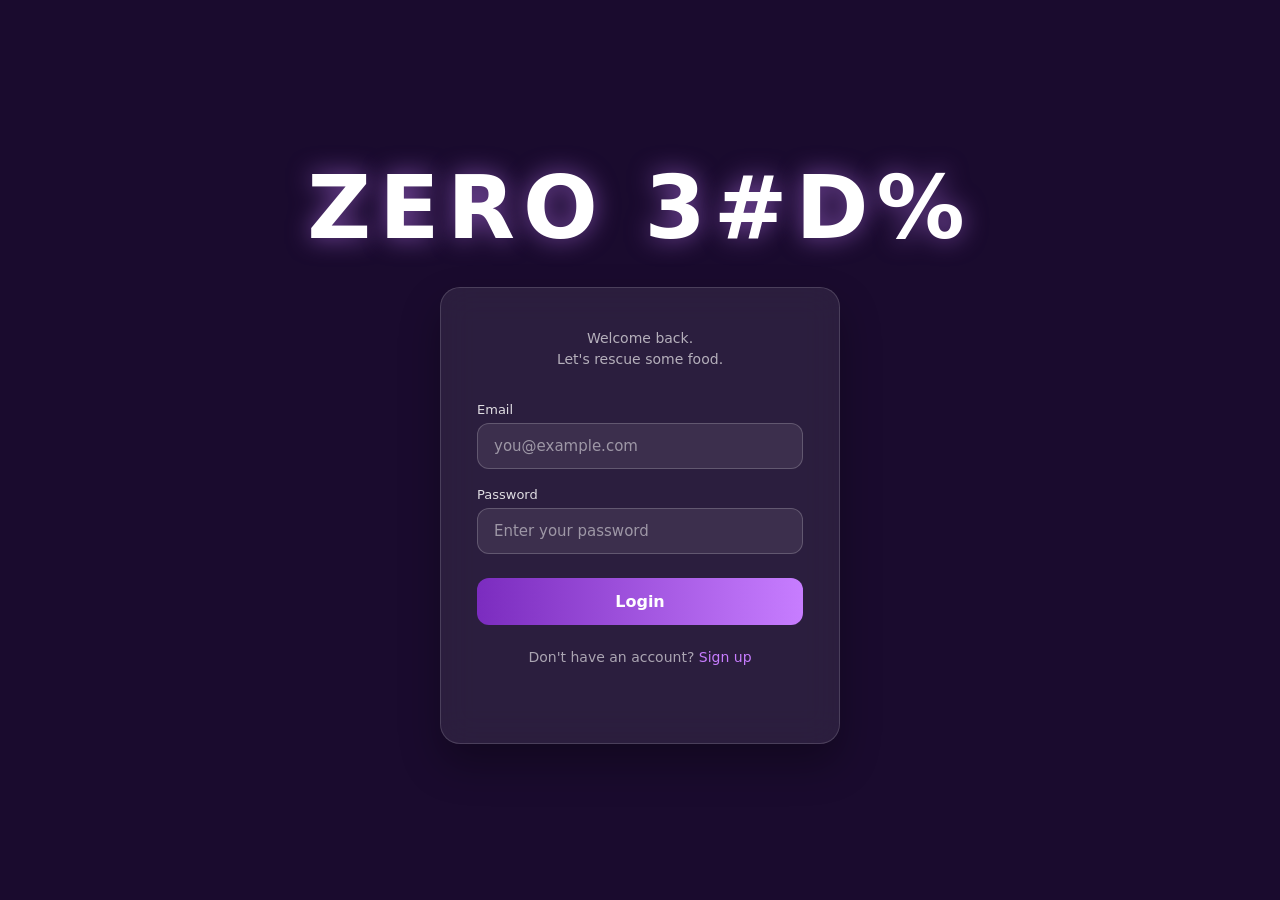
<file: ZeroBite/FrontEnd/Login.html/login.html>
<!DOCTYPE html>
<html lang="en">
<head>
  <meta charset="UTF-8">
  <meta name="viewport" content="width=device-width, initial-scale=1.0">
  <title>Zero Bite - Login</title>

  <style>
    * {
      margin: 0;
      padding: 0;
      box-sizing: border-box;
      font-family: "Segoe UI", system-ui, sans-serif;
    }

    body {
      min-height: 100vh;
      display: flex;
      align-items: center;
      justify-content: center;
      padding: 24px;
      background: #1a0b2e; /* fallback while the photo loads */
      position: relative;
      isolation: isolate;
    }

    body::before {
      content: "";
      position: fixed;
      inset: -6%;
      z-index: -1;
      background-image: url("D:/ZeroBite/Images/signup and login background.png");
      background-position: center;
      background-size: cover;
      animation: slowDrift 25s ease-in-out infinite alternate;
    }

    @keyframes slowDrift {
      from {
        transform: scale(1.02) translate(0, 0);
      }
      to {
        transform: scale(1.12) translate(-1%, -1%);
      }
    }

    @media (prefers-reduced-motion: reduce) {
      body::before {
        animation: none;
      }
    }

    .auth-layout {
      width: 100%;
      display: flex;
      flex-direction: column;
      align-items: center;
      gap: 28px;
    }

    .scramble {
      color: white;
      text-align: center;
      font-size: clamp(36px, 12vw, 88px);
      letter-spacing: 8px;
      text-shadow: 0 0 24px rgba(199, 125, 255, 0.55);
    }

    .card {
      width: 100%;
      max-width: 400px;
      padding: 40px 36px;
      color: white;
      background: rgba(255, 255, 255, 0.08);
      backdrop-filter: blur(16px);
      border: 1px solid rgba(255, 255, 255, 0.15);
      border-radius: 20px;
      box-shadow: 0 20px 40px rgba(0, 0, 0, 0.3);
      animation: fadeUp 0.6s ease-out;
    }

    @keyframes fadeUp {
      from {
        opacity: 0;
        transform: translateY(30px);
      }
      to {
        opacity: 1;
        transform: translateY(0);
      }
    }

    .sub {
      text-align: center;
      color: rgba(255, 255, 255, 0.65);
      margin-bottom: 32px;
      font-size: 14px;
      line-height: 1.5;
    }

    label {
      display: block;
      font-size: 13px;
      margin-bottom: 6px;
      color: rgba(255, 255, 255, 0.85);
    }

    input {
      width: 100%;
      padding: 13px 16px;
      margin-bottom: 18px;
      border-radius: 12px;
      border: 1px solid rgba(255, 255, 255, 0.2);
      background: rgba(255, 255, 255, 0.08);
      color: white;
      font-size: 15px;
    }

    input::placeholder {
      color: rgba(255, 255, 255, 0.5);
    }

    input:focus {
      outline: none;
      border-color: #c77dff;
      background: rgba(255, 255, 255, 0.12);
    }

    .btn {
      width: 100%;
      padding: 14px;
      border: none;
      border-radius: 12px;
      background: linear-gradient(90deg, #7b2cbf, #c77dff);
      color: white;
      font-size: 16px;
      font-weight: 600;
      cursor: pointer;
      margin-top: 6px;
    }

    .btn:hover {
      opacity: 0.92;
    }

    .footer-links {
      text-align: center;
      margin-top: 24px;
      font-size: 14px;
      color: rgba(255, 255, 255, 0.6);
    }

    .footer-links a {
      color: #c77dff;
      text-decoration: none;
      font-weight: 500;
    }

    .footer-links a:hover {
      text-decoration: underline;
    }

    .msg {
      text-align: center;
      margin-top: 18px;
      font-size: 13px;
      min-height: 20px;
    }

    .msg.error {
      color: #ff6b6b;
    }

    .msg.success {
      color: #69db7c;
    }

    @media (prefers-reduced-motion: reduce) {
      *,
      *::before,
      *::after {
        animation-duration: 0.01ms !important;
        animation-iteration-count: 1 !important;
        scroll-behavior: auto !important;
      }
    }
  </style>
</head>

<body>
  <main class="auth-layout">
    <h1 class="scramble">ZERO BITE</h1>

    <div class="card">
      <p class="sub">Welcome back.<br>Let's rescue some food.</p>

      <form id="loginForm">
        <label for="email">Email</label>
        <input
          type="email"
          id="email"
          placeholder="you@example.com"
          autocomplete="email"
          required
        >

        <label for="password">Password</label>
        <input
          type="password"
          id="password"
          placeholder="Enter your password"
          autocomplete="current-password"
          minlength="6"
          required
        >

        <button type="submit" class="btn">Login</button>
      </form>

      <div class="footer-links">
        Don't have an account? <a href="signup.html">Sign up</a>
      </div>

      <div class="msg" id="msg" aria-live="polite"></div>
    </div>
  </main>

  <script>
    // Animate the headline when the page loads.
    const title = document.querySelector(".scramble");

    if (title && !window.matchMedia("(prefers-reduced-motion: reduce)").matches) {
      const finalText = title.textContent;
      const characters = "ABCDEFGHIJKLMNOPQRSTUVWXYZ0123456789#$%&*";
      const duration = 2500;
      const startTime = performance.now();

      function animate(now) {
        const progress = Math.min((now - startTime) / duration, 1);
        const lockedCharacters = Math.floor(progress * finalText.length);

        title.textContent = [...finalText]
          .map((character, index) => {
            if (character === " " || index < lockedCharacters) {
              return character;
            }

            return characters[Math.floor(Math.random() * characters.length)];
          })
          .join("");

        if (progress < 1) {
          requestAnimationFrame(animate);
        } else {
          title.textContent = finalText;
        }
      }

      requestAnimationFrame(animate);
    }

    // Demo login behavior. Connect this form to your backend for real login.
    document.getElementById("loginForm").addEventListener("submit", function (event) {
      event.preventDefault();

      const password = document.getElementById("password").value;
      const message = document.getElementById("msg");

      if (password.length < 6) {
        message.textContent = "Password must be at least 6 characters.";
        message.className = "msg error";
        return;
      }

      message.textContent = "Login system will connect to the backend soon.";
      message.className = "msg success";
    });
  </script>
</body>
</html>
</file>
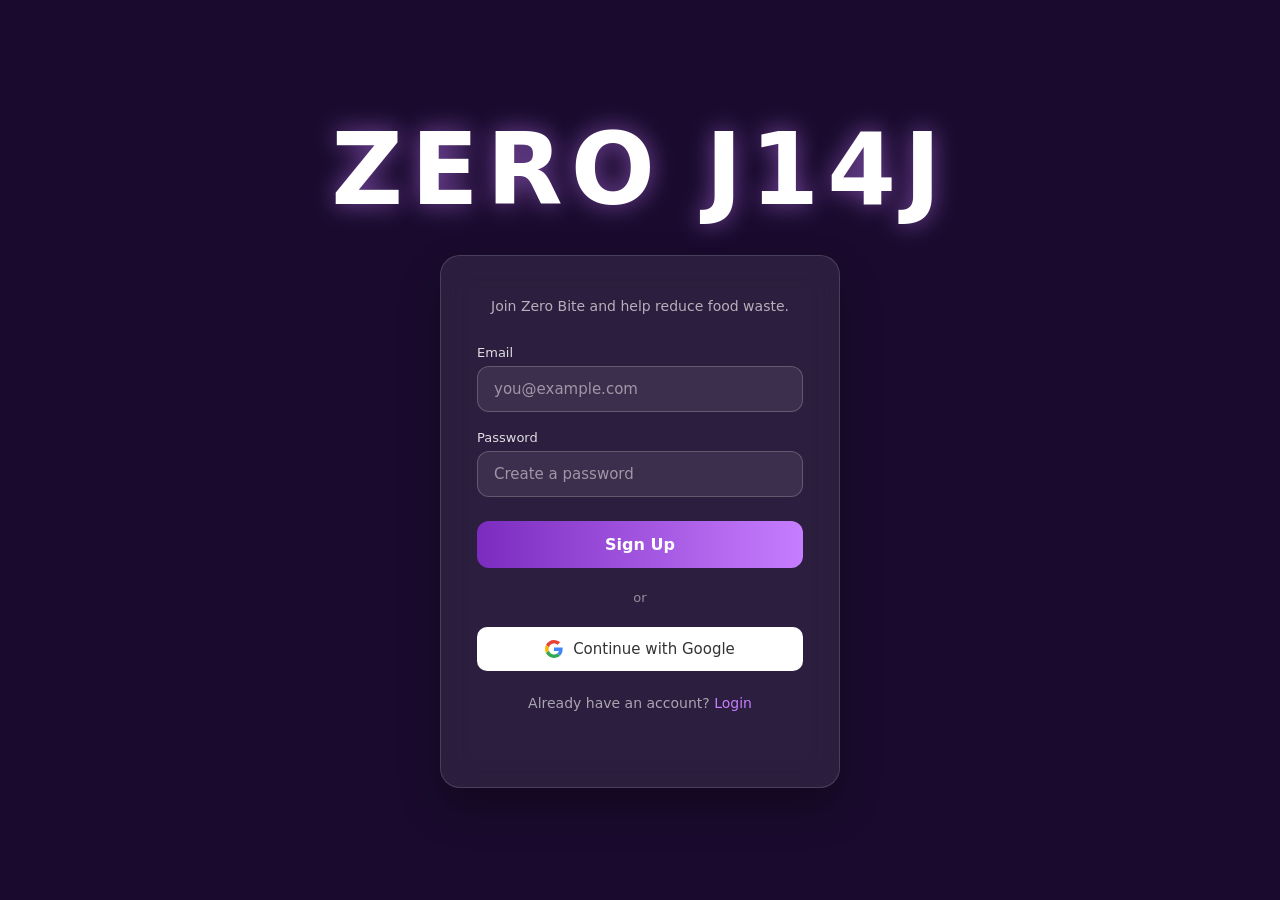
<file: ZeroBite/FrontEnd/Login.html/signup.html>
<!DOCTYPE html>
<html lang="en">
<head>
  <meta charset="UTF-8">
  <meta name="viewport" content="width=device-width, initial-scale=1.0">
  <title>Zero Bite - Sign Up</title>

  <style>
    * {
      margin: 0;
      padding: 0;
      box-sizing: border-box;
      font-family: "Segoe UI", system-ui, sans-serif;
    }

    body {
      min-height: 100vh;
      display: flex;
      align-items: center;
      justify-content: center;
      padding: 24px;
      background: #1a0b2e; /* fallback while the photo loads */
      position: relative;
      isolation: isolate;
    }

    body::before {
      content: "";
      position: fixed;
      inset: -6%;
      z-index: -1;
      background-image: url("D:/ZeroBite/Images/signup and login background.png");
      background-position: center;
      background-size: cover;
      animation: slowDrift 25s ease-in-out infinite alternate;
    }

    @keyframes slowDrift {
      from {
        transform: scale(1.02) translate(0, 0);
      }
      to {
        transform: scale(1.12) translate(-1%, -1%);
      }
    }

    @media (prefers-reduced-motion: reduce) {
      body::before {
        animation: none;
      }
    }

    .video-overlay {
      position: fixed;
      inset: 0;
      background: linear-gradient(
        135deg,
        rgba(26, 11, 46, 0.78),
        rgba(74, 26, 107, 0.68),
        rgba(123, 44, 191, 0.62)
    );
    z-index: -1;
    }

    .auth-layout {
      width: 100%;
      display: flex;
      flex-direction: column;
      align-items: center;
      gap: 28px;
    }

    .scramble {
      color: white;
      text-align: center;
      font-size: clamp(60px, 20vw, 99px);
      letter-spacing: 8px;
      text-shadow: 0 0 24px rgba(199, 125, 255, 0.55);
    }

    .card {
      width: 100%;
      max-width: 400px;
      padding: 40px 36px;
      color: white;
      background: rgba(255, 255, 255, 0.08);
      backdrop-filter: blur(16px);
      border: 1px solid rgba(255, 255, 255, 0.15);
      border-radius: 20px;
      box-shadow: 0 20px 40px rgba(0, 0, 0, 0.3);
      animation: fadeUp 0.6s ease-out;
    }

    @keyframes fadeUp {
      from {
        opacity: 0;
        transform: translateY(30px);
      }
      to {
        opacity: 1;
        transform: translateY(0);
      }
    }

    .sub {
      text-align: center;
      color: rgba(255, 255, 255, 0.65);
      margin-bottom: 28px;
      font-size: 14px;
      line-height: 1.5;
    }

    label {
      display: block;
      font-size: 13px;
      margin-bottom: 6px;
      color: rgba(255, 255, 255, 0.85);
    }

    input {
      width: 100%;
      padding: 13px 16px;
      margin-bottom: 18px;
      border-radius: 12px;
      border: 1px solid rgba(255, 255, 255, 0.2);
      background: rgba(255, 255, 255, 0.08);
      color: white;
      font-size: 15px;
    }

    input::placeholder {
      color: rgba(255, 255, 255, 0.5);
    }

    input:focus {
      outline: none;
      border-color: #c77dff;
      background: rgba(255, 255, 255, 0.12);
    }

    .btn {
      width: 100%;
      padding: 14px;
      border: none;
      border-radius: 12px;
      background: linear-gradient(90deg, #7b2cbf, #c77dff);
      color: white;
      font-size: 16px;
      font-weight: 600;
      cursor: pointer;
      margin-top: 6px;
    }

    .btn:hover {
      opacity: 0.92;
    }

    .divider {
      text-align: center;
      margin: 22px 0;
      color: rgba(255, 255, 255, 0.5);
      font-size: 13px;
    }

    .google-btn {
      width: 100%;
      padding: 12px;
      border-radius: 10px;
      border: 1px solid rgba(255, 255, 255, 0.3);
      background: white;
      color: #333;
      font-size: 15px;
      cursor: pointer;
      display: flex;
      align-items: center;
      justify-content: center;
      gap: 10px;
    }

    .google-btn:hover {
      background: #f5f5f5;
    }

    .footer-links {
      text-align: center;
      margin-top: 24px;
      font-size: 14px;
      color: rgba(255, 255, 255, 0.6);
    }

    .footer-links a {
      color: #c77dff;
      text-decoration: none;
      font-weight: 500;
    }

    .footer-links a:hover {
      text-decoration: underline;
    }

    .msg {
      text-align: center;
      margin-top: 16px;
      font-size: 13px;
      min-height: 20px;
      color: #ffb3c6;
    }

    .msg.success {
      color: #69db7c;
    }

    @media (prefers-reduced-motion: reduce) {
      *,
      *::before,
      *::after {
        animation-duration: 0.01ms !important;
        animation-iteration-count: 1 !important;
        scroll-behavior: auto !important;
      }
    }
  </style>
</head>

<body>
  <main class="auth-layout">
    <h1 class="scramble">ZERO BITE</h1>

    <div class="card">
      <p class="sub">Join Zero Bite and help reduce food waste.</p>

      <form id="signupForm">
        <label for="email">Email</label>
        <input
          type="email"
          id="email"
          placeholder="you@example.com"
          autocomplete="email"
          required
        >

        <label for="password">Password</label>
        <input
          type="password"
          id="password"
          placeholder="Create a password"
          autocomplete="new-password"
          minlength="6"
          required
        >

        <button type="submit" class="btn">Sign Up</button>
      </form>

      <div class="divider">or</div>

      <button type="button" class="google-btn" id="googleButton">
        <svg width="18" height="18" viewBox="0 0 48 48" aria-hidden="true">
          <path fill="#EA4335" d="M24 9.5c3.54 0 6.71 1.22 9.21 3.6l6.85-6.85C35.9 2.38 30.47 0 24 0 14.62 0 6.51 5.38 2.56 13.22l7.98 6.19C12.43 13.72 17.74 9.5 24 9.5z"/>
          <path fill="#4285F4" d="M46.98 24.55c0-1.57-.15-3.09-.38-4.55H24v9.02h12.94c-.58 2.96-2.26 5.48-4.78 7.18l7.73 6c4.51-4.18 7.09-10.36 7.09-17.65z"/>
          <path fill="#FBBC05" d="M10.53 28.59c-.48-1.45-.76-2.99-.76-4.59s.27-3.14.76-4.59l-7.98-6.19C.92 16.46 0 20.12 0 24c0 3.88.92 7.54 2.56 10.78l7.97-6.19z"/>
          <path fill="#34A853" d="M24 48c6.48 0 11.93-2.13 15.89-5.81l-7.73-6c-2.15 1.45-4.92 2.3-8.16 2.3-6.26 0-11.57-4.22-13.47-9.91l-7.98 6.19C6.51 42.62 14.62 48 24 48z"/>
        </svg>
        Continue with Google
      </button>

      <div class="footer-links">
        Already have an account? <a href="login.html">Login</a>
      </div>

      <div class="msg" id="msg" aria-live="polite"></div>
    </div>
  </main>

  <script>
    // Animate the headline when the page loads.
    const title = document.querySelector(".scramble");

    if (title && !window.matchMedia("(prefers-reduced-motion: reduce)").matches) {
      const finalText = title.textContent;
      const characters = "ABCDEFGHIJKLMNOPQRSTUVWXYZ0123456789#$%&*";
      const duration = 2500;
      const startTime = performance.now();

      function animate(now) {
        const progress = Math.min((now - startTime) / duration, 1);
        const lockedCharacters = Math.floor(progress * finalText.length);

        title.textContent = [...finalText]
          .map((character, index) => {
            if (character === " " || index < lockedCharacters) {
              return character;
            }

            return characters[Math.floor(Math.random() * characters.length)];
          })
          .join("");

        if (progress < 1) {
          requestAnimationFrame(animate);
        } else {
          title.textContent = finalText;
        }
      }

      requestAnimationFrame(animate);
    }

    // Demo signup behavior. Connect this form to your backend for real accounts.
    document.getElementById("signupForm").addEventListener("submit", function (event) {
      event.preventDefault();

      const email = document.getElementById("email").value.trim();
      const password = document.getElementById("password").value;
      const message = document.getElementById("msg");

      if (password.length < 6) {
        message.textContent = "Password must be at least 6 characters.";
        message.className = "msg";
        return;
      }

      message.textContent = "Demo only: account is not saved yet.";
      message.className = "msg success";
      console.log("Signup requested for:", email);
    });

    // Google sign-in needs Google Identity Services setup and a real client ID.
    document.getElementById("googleButton").addEventListener("click", function () {
      document.getElementById("msg").textContent =
        "Google sign-in needs to be connected to your Google project first.";
      document.getElementById("msg").className = "msg";
    });
  </script>
</body>
</html>
</file>
<file: frontend1/css/style.css>
:root{
    --green:#16a36f;--green-dark:#087443;--green-deep:#075b36;
    --green-light:#eaf8f1;--green-soft:#f3fbf7;
    --ink:#18252d;--ink-soft:#33434c;--muted:#68777f;--muted-light:#8a979d;
    --white:#fff;--surface:#f8faf9;--border:#e2eae6;--border-dark:#cfdad4;
    --danger:#c53d3d;--success:#12845a;
    --shadow-sm:0 2px 10px rgba(24,37,45,.05);--shadow-md:0 12px 35px rgba(24,37,45,.08);
    --shadow-lg:0 25px 70px rgba(24,37,45,.12);--radius-sm:10px;--radius-md:16px;
    --radius-lg:24px;--container:1180px;--transition:180ms ease;
}
*{box-sizing:border-box;margin:0;padding:0}
html{scroll-behavior:smooth}
body{min-height:100vh;font-family:Inter,ui-sans-serif,system-ui,-apple-system,"Segoe UI",sans-serif;background:#fff;color:var(--ink);line-height:1.6;-webkit-font-smoothing:antialiased}
body.menu-open{overflow:hidden}
a{color:inherit;text-decoration:none}
button,input,select,textarea{font:inherit}
button{cursor:pointer}
img{display:block;max-width:100%}
.container{width:min(calc(100% - 48px),var(--container));margin-inline:auto}
main{overflow:hidden}
.navbar{position:sticky;top:0;z-index:1000;background:rgba(255,255,255,.94);border-bottom:1px solid rgba(226,234,230,.9);backdrop-filter:blur(16px)}
.navbar-inner{min-height:76px;display:flex;align-items:center;justify-content:space-between;gap:30px}
.logo{display:inline-flex;align-items:center;gap:10px;flex-shrink:0;font-size:21px;font-weight:800;letter-spacing:-.04em}
.logo-mark{width:31px;height:31px;display:grid;place-items:center;border-radius:9px;background:var(--green);color:#fff;font-weight:900}
.nav-links{display:flex;align-items:center;gap:28px;color:var(--muted);font-size:14px;font-weight:650}
.nav-links a:hover{color:var(--ink)}
.nav-actions{display:flex;align-items:center;gap:14px}
.nav-login-btn{font-weight:700;color:var(--ink-soft)}
.nav-login-btn:hover{color:var(--green-dark)}
.btn{display:inline-flex;align-items:center;justify-content:center;gap:9px;min-height:44px;padding:11px 20px;border:1px solid transparent;border-radius:11px;font-size:14px;font-weight:750;transition:transform var(--transition),background var(--transition),border-color var(--transition),box-shadow var(--transition),color var(--transition)}
.btn:hover{transform:translateY(-1px)}
.btn-primary{background:var(--green);color:#fff;box-shadow:0 7px 20px rgba(22,163,111,.18)}
.btn-primary:hover{background:var(--green-dark)}
.btn-secondary{background:#fff;border-color:var(--border-dark);color:var(--ink)}
.btn-secondary:hover{border-color:var(--green);color:var(--green-dark);background:var(--green-soft)}
.btn-light{background:#fff;color:var(--green-deep)}
.btn-large{min-height:52px;padding:13px 24px;border-radius:13px;font-size:15px}
.mobile-menu-toggle{display:none;width:44px;height:44px;border:1px solid var(--border);border-radius:12px;background:#fff;align-items:center;justify-content:center;flex-direction:column;gap:5px}
.mobile-menu-toggle span{width:19px;height:2px;background:var(--ink);border-radius:999px}
.mobile-nav{display:none}
.section-eyebrow{display:inline-flex;align-items:center;gap:8px;color:var(--green-dark);font-size:12px;font-weight:800;letter-spacing:.12em;text-transform:uppercase}
.section-eyebrow:before{content:"";width:18px;height:2px;background:var(--green);border-radius:999px}
.section-heading{max-width:760px}.section-heading.centered{margin-inline:auto;text-align:center}
.section-heading h2{margin-top:13px;font-size:clamp(32px,4vw,50px);font-weight:800;line-height:1.08;letter-spacing:-.045em}
.section-heading h2 span,.hero-content h1 span{color:var(--green)}
.section-heading p{max-width:650px;margin:17px auto 0;color:var(--muted);font-size:16px;line-height:1.75}
.hero{padding:100px 0 110px;background:radial-gradient(circle at 78% 35%,rgba(22,163,111,.1),transparent 30%),linear-gradient(180deg,#fff,#fbfdfc)}
.hero-grid{display:grid;grid-template-columns:minmax(0,1.02fr) minmax(420px,.98fr);align-items:center;gap:80px}
.hero-content h1{margin-top:16px;max-width:700px;font-size:clamp(48px,6vw,76px);line-height:1.01;letter-spacing:-.06em}
.hero-content>p{max-width:650px;margin-top:22px;color:var(--muted);font-size:18px;line-height:1.75}
.hero-actions{display:flex;gap:12px;margin-top:30px;flex-wrap:wrap}
.hero-trust{display:flex;gap:18px;flex-wrap:wrap;margin-top:28px;color:var(--muted-light);font-size:12px;font-weight:700}
.hero-visual{min-height:460px;position:relative;display:grid;place-items:center}
.hero-card{background:#fff;border:1px solid var(--border);box-shadow:var(--shadow-lg);border-radius:24px}
.hero-card-main{width:min(100%,430px);padding:30px}
.hero-card-top{display:flex;align-items:center;gap:8px;color:var(--green-dark);font-size:12px;font-weight:800}
.status-dot{width:8px;height:8px;border-radius:50%;background:var(--green)}
.hero-card h2{margin-top:42px;font-size:31px;line-height:1.1;letter-spacing:-.04em}
.hero-card p{margin-top:12px;color:var(--muted)}
.hero-card-meta{display:flex;justify-content:space-between;margin-top:32px;padding-top:18px;border-top:1px solid var(--border);color:var(--ink-soft);font-size:13px;font-weight:700}
.floating-card{position:absolute;padding:16px 18px;background:#fff;border:1px solid var(--border);border-radius:16px;box-shadow:var(--shadow-md);display:flex;flex-direction:column}
.floating-card strong{font-size:24px}.floating-card span{font-size:11px;color:var(--muted)}
.floating-card-one{top:55px;right:0}.floating-card-two{bottom:45px;left:0}
.impact-strip{background:var(--green-deep);color:#fff}
.impact-grid{display:grid;grid-template-columns:repeat(3,1fr);padding:24px 0}
.impact-grid>div{display:flex;align-items:center;gap:14px;padding:10px 25px;border-right:1px solid rgba(255,255,255,.12)}
.impact-grid>div:last-child{border:0}.impact-number{font-size:24px;font-weight:800}.impact-label{font-size:13px;color:rgba(255,255,255,.72)}
.info-section{padding:110px 0}.steps-grid{display:grid;grid-template-columns:repeat(3,1fr);gap:16px;margin-top:52px}
.step-card,.role-card{padding:28px;border:1px solid var(--border);border-radius:var(--radius-lg);background:#fff}
.step-card span{color:var(--green);font-weight:800}.step-card h3{margin-top:42px;font-size:21px}.step-card p{margin-top:10px;color:var(--muted)}
.roles-section{padding:0 0 110px}.roles-grid{display:grid;grid-template-columns:1fr 1fr;gap:16px}
.role-card{min-height:300px;display:flex;flex-direction:column;align-items:flex-start}
.role-card h2{margin-top:24px;font-size:36px;letter-spacing:-.04em}.role-card p{max-width:480px;margin:12px 0 28px;color:var(--muted)}
.role-card-green{background:var(--green-soft);border-color:#d9eee4}
.role-card .btn{margin-top:auto}
.cta-section{padding:0 0 90px}.cta-inner{display:flex;align-items:center;justify-content:space-between;gap:30px;padding:42px;border-radius:24px;background:var(--green-deep);color:#fff}
.cta-inner .section-eyebrow{color:#a9e4c9}.cta-inner h2{margin-top:8px;font-size:36px;letter-spacing:-.04em}
.footer{border-top:1px solid var(--border);padding:30px 0;background:#fff}.footer-inner{display:flex;justify-content:space-between;align-items:center;gap:20px}.footer p{font-size:12px;color:var(--muted)}
/* shared dashboard */
.dashboard-hero{padding:78px 0;background:linear-gradient(180deg,#f8fcfa,#fff)}
.dashboard-hero-inner{display:flex;align-items:end;justify-content:space-between;gap:50px}
.dashboard-hero-copy{max-width:760px}.section-kicker{display:inline-block;color:var(--green-dark);font-size:11px;font-weight:800;letter-spacing:.14em}
.dashboard-hero h1{margin-top:14px;font-size:clamp(40px,5vw,62px);line-height:1.04;letter-spacing:-.055em}
.dashboard-hero h1 span{color:var(--green)}.dashboard-hero p{margin-top:16px;color:var(--muted);max-width:650px}
.dashboard-hero .btn{margin-top:24px}.dashboard-hero-note{max-width:300px;padding:20px;border-left:2px solid var(--green);display:flex;gap:14px}
.dashboard-note-icon{color:var(--green);font-weight:800}.dashboard-hero-note strong{font-size:14px}.dashboard-hero-note p{margin-top:5px;font-size:12px}
.dashboard-stats-section{padding:0 0 70px}.dashboard-stats{display:grid;grid-template-columns:repeat(3,1fr);gap:16px}.dashboard-stat-card{padding:24px;border:1px solid var(--border);border-radius:var(--radius-md);background:#fff;box-shadow:var(--shadow-sm)}
.dashboard-stat-label{display:block;color:var(--muted);font-size:12px;font-weight:700}.dashboard-stat-value{display:block;margin-top:18px;font-size:36px;line-height:1;letter-spacing:-.045em}.dashboard-stat-detail{display:block;margin-top:8px;color:var(--muted-light);font-size:12px}
.dashboard-main{padding:0 0 90px}.dashboard-layout{display:grid;grid-template-columns:minmax(0,1fr) 300px;gap:24px}.dashboard-panel,.dashboard-info-card{border:1px solid var(--border);border-radius:var(--radius-lg);background:#fff;box-shadow:var(--shadow-sm)}
.dashboard-panel{padding:28px}.panel-heading h2{margin-top:8px;font-size:28px;letter-spacing:-.035em}.panel-heading p{margin-top:8px;color:var(--muted);font-size:14px}
.donation-form{margin-top:28px}.form-row{display:grid;grid-template-columns:1fr 1fr;gap:16px}.form-group{margin-bottom:18px}.form-group label{display:flex;justify-content:space-between;gap:10px;margin-bottom:7px;color:var(--ink-soft);font-size:13px;font-weight:700}.optional{color:var(--muted-light);font-weight:600}
.form-group input,.form-group select,.form-group textarea,.receiver-search input,.receiver-filter select{width:100%;border:1px solid var(--border-dark);border-radius:10px;background:#fff;color:var(--ink);outline:0;padding:12px 13px;font-size:14px;transition:border-color var(--transition),box-shadow var(--transition)}
.form-group input,.form-group select{height:45px}.form-group textarea{resize:vertical;min-height:90px}.form-group input:focus,.form-group select:focus,.form-group textarea:focus{border-color:var(--green);box-shadow:0 0 0 3px rgba(22,163,111,.1)}
.form-error{display:block;min-height:16px;margin-top:4px;color:var(--danger);font-size:11px}.input-error{border-color:var(--danger)!important}
.form-submit-row{display:flex;align-items:center;justify-content:space-between;gap:20px;margin-top:8px}.form-note{max-width:330px;color:var(--muted);font-size:11px}.dashboard-side{display:grid;align-content:start;gap:12px}.dashboard-info-card{padding:22px}.info-number{color:var(--green);font-size:11px;font-weight:800}.dashboard-info-card h3{margin-top:20px;font-size:18px}.dashboard-info-card p{margin-top:7px;color:var(--muted);font-size:12px}
.my-donations-section{padding:0 0 100px}.dashboard-section-heading{display:flex;justify-content:space-between;align-items:end;margin-bottom:20px}.dashboard-section-heading h2{font-size:28px}.dashboard-section-heading p{color:var(--muted);font-size:13px}.donation-list{display:grid;gap:12px}.donation-card{padding:20px;border:1px solid var(--border);border-radius:16px;background:#fff;display:grid;grid-template-columns:1fr auto;gap:18px}.donation-card h3{font-size:17px}.donation-status{display:inline-flex;padding:5px 9px;border-radius:999px;background:var(--green-light);color:var(--green-dark);font-size:10px;font-weight:800}.donation-card-details{display:flex;flex-wrap:wrap;gap:12px;margin-top:9px;color:var(--muted);font-size:12px}.donation-description{margin-top:10px;color:var(--muted);font-size:13px}.empty-state{padding:40px 20px;border:1px dashed var(--border-dark);border-radius:16px;text-align:center;color:var(--muted)}.empty-state-icon{font-size:28px;color:var(--green);margin-bottom:8px}
.dashboard-cta{padding:0 0 80px}.dashboard-cta-inner{padding:34px;border-radius:22px;background:var(--green-deep);color:#fff;display:flex;justify-content:space-between;align-items:center;gap:20px}.dashboard-cta-inner h2{font-size:28px}.dashboard-cta-inner p{margin-top:6px;color:rgba(255,255,255,.7);font-size:13px}
/* receiver */
.receiver-toolbar{display:flex;gap:12px;margin:0 0 22px}.receiver-search{flex:1}.receiver-filter{width:190px}.receiver-food-grid{display:grid;grid-template-columns:repeat(3,1fr);gap:16px}.receiver-food-card{border:1px solid var(--border);border-radius:18px;background:#fff;overflow:hidden;box-shadow:var(--shadow-sm)}.receiver-food-card-top{padding:15px 17px;display:flex;justify-content:space-between;align-items:center;border-bottom:1px solid var(--border)}.food-type-badge,.food-available-badge{font-size:10px;font-weight:800}.food-type-badge{color:var(--green-dark)}.food-available-badge{color:var(--success)}.receiver-food-card-body{padding:19px}.receiver-food-card h3{font-size:19px}.receiver-food-description{margin-top:8px;color:var(--muted);font-size:12px;min-height:38px}.receiver-food-details{display:grid;grid-template-columns:1fr 1fr;gap:10px;margin-top:18px}.receiver-food-detail{padding-top:10px;border-top:1px solid var(--border)}.detail-label{display:block;color:var(--muted-light);font-size:10px}.receiver-food-detail strong{display:block;margin-top:2px;font-size:12px}.receiver-food-card-footer{padding:14px 17px;border-top:1px solid var(--border)}.receiver-food-card-footer .btn{width:100%;min-height:40px}.claimed-food-card{border-color:#d7ebe2}.claimed-list{display:grid;gap:12px}
.toast{position:fixed;right:22px;bottom:22px;z-index:3000;max-width:360px;padding:13px 16px;border:1px solid var(--border);border-radius:12px;background:#fff;box-shadow:var(--shadow-lg);opacity:0;visibility:hidden;transform:translateY(10px);transition:opacity .2s,visibility .2s,transform .2s;font-size:13px;font-weight:650}.toast.show{opacity:1;visibility:visible;transform:translateY(0)}.toast.error{border-color:#efcaca;color:var(--danger)}
@media(max-width:1000px){.hero-grid{grid-template-columns:1fr;gap:45px}.hero-visual{min-height:390px}.dashboard-layout{grid-template-columns:1fr}.dashboard-side{grid-template-columns:1fr 1fr}.receiver-food-grid{grid-template-columns:1fr 1fr}}
@media(max-width:760px){.container{width:min(calc(100% - 28px),var(--container))}.nav-links,.nav-actions{display:none}.mobile-menu-toggle{display:flex}.mobile-nav{display:flex;max-height:0;overflow:hidden;flex-direction:column;gap:10px;padding:0 14px;background:#fff;transition:max-height .2s,padding .2s}.mobile-nav.open{max-height:420px;padding:14px;border-top:1px solid var(--border)}.mobile-nav a{padding:10px}.hero{padding:70px 0 80px}.hero-content h1{font-size:46px}.hero-visual{min-height:330px}.floating-card-one{right:0;top:20px}.floating-card-two{left:0;bottom:20px}.impact-grid,.steps-grid,.roles-grid,.dashboard-stats{grid-template-columns:1fr}.impact-grid>div{border-right:0;border-bottom:1px solid rgba(255,255,255,.12)}.info-section{padding:80px 0}.roles-section{padding-bottom:80px}.cta-inner,.footer-inner,.dashboard-hero-inner,.dashboard-section-heading,.dashboard-cta-inner{display:block}.cta-inner .btn,.dashboard-cta-inner .btn{margin-top:20px}.dashboard-hero-note{margin-top:35px}.form-row{grid-template-columns:1fr}.form-submit-row{display:block}.form-submit-row .btn{margin-top:16px}.dashboard-side{grid-template-columns:1fr}.receiver-toolbar{display:block}.receiver-filter{width:100%;margin-top:10px}.receiver-food-grid{grid-template-columns:1fr}.footer p{margin-top:12px}}
@media(prefers-reduced-motion:reduce){html{scroll-behavior:auto}*,*::before,*::after{transition-duration:.01ms!important}}
</file>
<file: frontend1/css/admin.css>
:root{
--admin-green:#16a36f;--admin-green-dark:#087443;--admin-green-deep:#075b36;
--admin-green-light:#eaf8f1;--admin-green-soft:#f3fbf7;
--admin-ink:#18252d;--admin-ink-soft:#33434c;--admin-muted:#68777f;--admin-muted-light:#8a979d;
--admin-white:#fff;--admin-surface:#f7faf8;--admin-border:#e2eae6;--admin-border-dark:#cfdad4;
--admin-success:#16845a;--admin-warning:#b7791f;--admin-danger:#c44c4c;
--admin-shadow-sm:0 4px 14px rgba(20,45,35,.05);--admin-shadow:0 12px 32px rgba(20,45,35,.07);
--admin-shadow-lg:0 24px 60px rgba(20,45,35,.1);--admin-radius:16px;--admin-radius-lg:24px;--admin-sidebar-width:250px;
}
*{box-sizing:border-box;margin:0;padding:0}html{scroll-behavior:smooth}body{min-height:100vh;background:var(--admin-surface);color:var(--admin-ink);font-family:Inter,ui-sans-serif,system-ui,-apple-system,"Segoe UI",sans-serif;line-height:1.6;-webkit-font-smoothing:antialiased}a{text-decoration:none;color:inherit}button,input,select{font:inherit}button{cursor:pointer}
.admin-app{min-height:100vh}.admin-main{min-height:100vh;margin-left:var(--admin-sidebar-width)}
.admin-content{width:min(1380px,calc(100% - 64px));margin:0 auto;padding:42px 0 70px}
.admin-sidebar{position:fixed;inset:0 auto 0 0;z-index:1000;width:var(--admin-sidebar-width);display:flex;flex-direction:column;justify-content:space-between;padding:28px 20px;background:#fff;border-right:1px solid var(--admin-border);box-shadow:4px 0 20px rgba(20,45,35,.025)}
.admin-brand{display:inline-flex;align-items:center;gap:11px;width:max-content;margin-bottom:42px;font-size:21px;font-weight:800;letter-spacing:-.04em}.admin-brand-mark{width:38px;height:38px;display:grid;place-items:center;border-radius:12px;background:var(--admin-green);color:#fff;font-weight:900}
.admin-nav{display:flex;flex-direction:column;gap:5px}.admin-nav-link{position:relative;display:flex;align-items:center;gap:12px;min-height:46px;padding:0 12px;border-radius:11px;color:var(--admin-muted);font-size:14px;font-weight:650;transition:background .18s,color .18s}.admin-nav-link:hover,.admin-nav-link.active{background:var(--admin-green-light);color:var(--admin-green-dark)}.admin-nav-link.active:before{content:"";position:absolute;left:0;width:3px;height:22px;border-radius:0 4px 4px 0;background:var(--admin-green)}.admin-nav-icon{width:28px;height:28px;display:grid;place-items:center;border:1px solid var(--admin-border);border-radius:8px;font-size:9px;font-weight:800}
.admin-sidebar-bottom{display:flex;flex-direction:column;gap:10px}.admin-sidebar-home{padding:10px 12px;color:var(--admin-muted);font-size:13px;font-weight:600}.admin-sidebar-home:hover{color:var(--admin-green-dark)}.admin-logout{width:100%;min-height:44px;display:flex;align-items:center;justify-content:space-between;padding:0 13px;border:1px solid var(--admin-border);border-radius:11px;background:#fff;color:var(--admin-ink-soft);font-size:13px;font-weight:700}.admin-logout:hover{border-color:#efcaca;background:#fff8f8;color:var(--admin-danger)}
.admin-topbar{height:72px;display:flex;align-items:center;justify-content:flex-end;padding:0 32px;background:rgba(255,255,255,.94);border-bottom:1px solid var(--admin-border);backdrop-filter:blur(14px);position:sticky;top:0;z-index:900}.admin-topbar-right{display:flex;align-items:center;gap:16px}.admin-status{display:flex;align-items:center;gap:7px;color:var(--admin-muted);font-size:12px;font-weight:650}.admin-status-dot{width:7px;height:7px;border-radius:50%;background:var(--admin-success);box-shadow:0 0 0 4px rgba(22,132,90,.1)}.admin-avatar{width:36px;height:36px;display:grid;place-items:center;border-radius:50%;background:var(--admin-green-light);color:var(--admin-green-dark);font-size:13px;font-weight:800}.admin-menu-btn{display:none;width:40px;height:40px;border:1px solid var(--admin-border);border-radius:10px;background:#fff;color:var(--admin-ink);font-size:18px}
.admin-page-heading{display:flex;align-items:flex-end;justify-content:space-between;gap:30px;margin-bottom:34px}.admin-kicker{display:block;margin-bottom:8px;color:var(--admin-green-dark);font-size:10px;font-weight:800;letter-spacing:.14em}.admin-page-heading h1{font-size:clamp(32px,4vw,48px);line-height:1.05;letter-spacing:-.055em;font-weight:800}.admin-page-heading p{max-width:600px;color:var(--admin-muted);font-size:15px}.admin-date{padding:9px 13px;border:1px solid var(--admin-border);border-radius:999px;background:#fff;color:var(--admin-muted);font-size:12px;font-weight:700}
.admin-stats{display:grid;grid-template-columns:repeat(4,1fr);gap:16px;margin-bottom:54px}.admin-stat-card{min-height:172px;padding:21px;border:1px solid var(--admin-border);border-radius:var(--admin-radius);background:#fff;box-shadow:var(--admin-shadow-sm);transition:transform .18s,box-shadow .18s}.admin-stat-card:hover{transform:translateY(-2px);box-shadow:var(--admin-shadow)}.admin-stat-top{display:flex;justify-content:space-between;align-items:center;margin-bottom:18px}.admin-stat-label{color:var(--admin-muted);font-size:12px;font-weight:700}.admin-stat-icon{width:32px;height:32px;display:grid;place-items:center;border-radius:9px;background:var(--admin-green-light);color:var(--admin-green-dark);font-size:9px;font-weight:800}.admin-stat-value{display:block;font-size:34px;line-height:1;letter-spacing:-.045em}.admin-stat-detail{color:var(--admin-muted-light);font-size:12px}
.admin-panel-section{margin-top:68px}.admin-section{scroll-margin-top:100px}.admin-section-heading{display:flex;align-items:flex-end;justify-content:space-between;gap:20px;margin-bottom:22px}.admin-section-heading h2{font-size:25px;line-height:1.15;letter-spacing:-.035em}.admin-section-heading p{color:var(--admin-muted);font-size:14px}
.admin-action-grid{display:grid;grid-template-columns:repeat(3,1fr);gap:16px}.admin-action-card{min-height:116px;display:flex;align-items:center;gap:15px;padding:18px;border:1px solid var(--admin-border);border-radius:var(--admin-radius);background:#fff;color:var(--admin-ink);text-align:left;box-shadow:var(--admin-shadow-sm);transition:transform .18s,border-color .18s,box-shadow .18s}.admin-action-card:hover{transform:translateY(-2px);border-color:#c7ded2;box-shadow:var(--admin-shadow)}.admin-action-icon{width:42px;height:42px;flex-shrink:0;display:grid;place-items:center;border-radius:12px;background:var(--admin-green-light);color:var(--admin-green-dark);font-size:10px;font-weight:800}.admin-action-content{min-width:0;display:flex;flex-direction:column;gap:3px}.admin-action-content strong{font-size:14px}.admin-action-content small{color:var(--admin-muted);font-size:12px}.admin-action-arrow{margin-left:auto;color:var(--admin-muted-light);font-size:18px}
.admin-table-panel{overflow:hidden;border:1px solid var(--admin-border);border-radius:var(--admin-radius-lg);background:#fff;box-shadow:var(--admin-shadow-sm)}.admin-table-toolbar{display:flex;align-items:center;justify-content:space-between;gap:14px;padding:18px;border-bottom:1px solid var(--admin-border)}.admin-search{flex:1;max-width:420px}.admin-search input,.admin-filter select{width:100%;height:42px;padding:0 12px;border:1px solid var(--admin-border-dark);border-radius:10px;background:#fff;color:var(--admin-ink);outline:0;font-size:13px}.admin-search input:focus,.admin-filter select:focus{border-color:var(--admin-green);box-shadow:0 0 0 3px rgba(22,163,111,.1)}.admin-filter{width:170px}
.admin-table-wrapper{width:100%;overflow-x:auto}.admin-table{width:100%;min-width:850px;border-collapse:collapse}.admin-table th{padding:13px 18px;background:#fbfcfc;border-bottom:1px solid var(--admin-border);color:var(--admin-muted-light);text-align:left;white-space:nowrap;font-size:10px;font-weight:800;letter-spacing:.1em;text-transform:uppercase}.admin-table td{padding:16px 18px;border-bottom:1px solid #edf2ef;color:var(--admin-ink-soft);font-size:13px;vertical-align:middle}.admin-table tbody tr:hover{background:#fbfdfc}.admin-table tbody tr:last-child td{border-bottom:0}.admin-table-empty{padding:42px 20px;color:var(--admin-muted);text-align:center;font-size:13px}
.admin-status-badge{display:inline-flex;align-items:center;min-height:27px;padding:0 9px;border-radius:999px;font-size:11px;font-weight:750}.admin-status-badge.available{background:var(--admin-green-light);color:var(--admin-green-dark)}.admin-status-badge.claimed{background:#eef3f1;color:#52635b}
.admin-user-summary{display:grid;grid-template-columns:repeat(3,1fr);gap:16px}.admin-summary-card{padding:20px;border:1px solid var(--admin-border);border-radius:var(--admin-radius);background:#fff;box-shadow:var(--admin-shadow-sm)}.admin-summary-card span{display:block;margin-bottom:8px;color:var(--admin-muted);font-size:12px;font-weight:700}.admin-summary-card strong{font-size:30px;line-height:1}
.admin-user-list,.admin-activity-list{display:grid;gap:10px;margin-top:16px}.admin-user-card,.admin-activity-item{display:flex;align-items:center;gap:13px;padding:15px 17px;border:1px solid var(--admin-border);border-radius:13px;background:#fff}.admin-user-card{justify-content:space-between}.admin-user-card-main{display:flex;align-items:center;gap:12px}.admin-user-avatar{width:38px;height:38px;display:grid;place-items:center;border-radius:50%;background:var(--admin-green-light);color:var(--admin-green-dark);font-size:12px;font-weight:800}.admin-user-info strong{display:block;font-size:13px}.admin-user-info span{display:block;color:var(--admin-muted);font-size:11px}.admin-user-role{padding:5px 9px;border-radius:999px;background:var(--admin-green-soft);color:var(--admin-green-dark);font-size:10px;font-weight:800;text-transform:capitalize}
.admin-activity-icon{width:34px;height:34px;flex-shrink:0;display:grid;place-items:center;border-radius:10px;background:var(--admin-green-light);color:var(--admin-green-dark);font-size:10px;font-weight:800}.admin-activity-content{min-width:0}.admin-activity-content strong{display:block;font-size:13px}.admin-activity-content p{color:var(--admin-muted);font-size:12px}.admin-activity-time{margin-left:auto;color:var(--admin-muted-light);font-size:10px}
.admin-impact-strip{display:grid;grid-template-columns:.8fr 1.2fr;gap:40px;align-items:center;margin-top:34px;padding:30px;border-radius:var(--admin-radius-lg);background:var(--admin-green-deep);color:#fff}.admin-impact-strip .admin-kicker{color:#a9e4c9}.admin-impact-strip h2{max-width:440px;font-size:clamp(25px,3vw,36px);line-height:1.1;letter-spacing:-.04em}.admin-impact-strip p{color:rgba(255,255,255,.76);font-size:14px;line-height:1.75}
.admin-footer{min-height:70px;display:flex;align-items:center;justify-content:space-between;padding:0 32px;border-top:1px solid var(--admin-border);background:#fff;color:var(--admin-muted);font-size:11px;font-weight:650}
.admin-toast{position:fixed;right:26px;bottom:26px;z-index:2000;max-width:360px;display:flex;align-items:center;gap:10px;padding:13px 16px;border:1px solid var(--admin-border);border-radius:12px;background:#fff;box-shadow:var(--admin-shadow-lg);opacity:0;visibility:hidden;transform:translateY(12px);transition:opacity .2s,visibility .2s,transform .2s;font-size:13px;font-weight:650}.admin-toast.show{opacity:1;visibility:visible;transform:translateY(0)}.admin-toast-icon{width:24px;height:24px;display:grid;place-items:center;border-radius:50%;background:var(--admin-green-light);color:var(--admin-green-dark);font-size:11px}
.admin-overlay{position:fixed;inset:0;z-index:950;background:rgba(10,24,18,.35);opacity:0;visibility:hidden;pointer-events:none;transition:opacity .2s,visibility .2s}.admin-overlay.active{opacity:1;visibility:visible;pointer-events:auto}
@media(max-width:1180px){.admin-stats{grid-template-columns:repeat(2,1fr)}.admin-content{width:min(100% - 42px,1100px)}.admin-action-grid{grid-template-columns:1fr}}
@media(max-width:900px){.admin-sidebar{transform:translateX(-100%);transition:transform .22s;box-shadow:16px 0 40px rgba(10,24,18,.12)}.admin-sidebar.open{transform:translateX(0)}.admin-main{margin-left:0}.admin-menu-btn{display:grid;place-items:center;margin-right:auto}.admin-topbar{padding:0 21px}.admin-impact-strip{grid-template-columns:1fr;gap:20px}}
@media(max-width:700px){.admin-content{width:calc(100% - 28px);padding-top:28px;padding-bottom:50px}.admin-page-heading{display:block;margin-bottom:26px}.admin-page-heading h1{font-size:34px}.admin-date{display:inline-flex;margin-top:16px}.admin-stats{grid-template-columns:1fr;gap:11px;margin-bottom:42px}.admin-stat-card{min-height:145px}.admin-table-toolbar{flex-direction:column;align-items:stretch}.admin-search,.admin-filter{width:100%;max-width:none}.admin-user-summary{grid-template-columns:1fr}.admin-impact-strip{padding:24px}.admin-footer{min-height:64px;padding:15px 14px;flex-direction:column;justify-content:center;gap:3px}.admin-toast{right:14px;bottom:14px;left:14px;max-width:none}}
@media(prefers-reduced-motion:reduce){html{scroll-behavior:auto}*,*::before,*::after{transition-duration:.01ms!important}}
</file>
<file: frontend1/css/auth.css>
:root{--green:#16a36f;--green-dark:#087443;--green-deep:#075b36;--green-light:#eaf8f1;--ink:#18252d;--muted:#68777f;--border:#e2eae6;--border-dark:#cfdad4;--danger:#c53d3d}
*{box-sizing:border-box;margin:0;padding:0}
body{min-height:100vh;font-family:Inter,ui-sans-serif,system-ui,-apple-system,"Segoe UI",sans-serif;background:#f8faf9;color:var(--ink);-webkit-font-smoothing:antialiased}
a{text-decoration:none;color:inherit}button,input,select{font:inherit}button{cursor:pointer}
.auth-shell{min-height:100vh;display:grid;grid-template-columns:1fr 1fr}
.auth-panel{display:flex;align-items:center;justify-content:center;padding:50px;background:#fff}
.auth-form-wrap{width:min(100%,440px)}
.auth-brand{display:inline-flex;align-items:center;gap:10px;font-size:21px;font-weight:800;letter-spacing:-.04em}
.auth-brand-mark{width:32px;height:32px;display:grid;place-items:center;border-radius:9px;background:var(--green);color:#fff}
.auth-back{display:inline-block;margin-bottom:44px;color:var(--muted);font-size:13px;font-weight:650}.auth-back:hover{color:var(--green-dark)}
.auth-form-wrap h1{margin-top:50px;font-size:42px;line-height:1.05;letter-spacing:-.05em}.auth-subtitle{margin-top:12px;color:var(--muted);font-size:14px}
.auth-message{display:none;margin-top:20px;padding:12px 14px;border-radius:10px;background:#fff0f0;color:var(--danger);font-size:12px}.auth-message.show{display:block}
.auth-form{margin-top:28px}.auth-field{margin-bottom:17px}.auth-field label{display:block;margin-bottom:7px;font-size:13px;font-weight:700}.auth-field input,.auth-field select{width:100%;height:48px;padding:0 13px;border:1px solid var(--border-dark);border-radius:10px;outline:0;background:#fff;color:var(--ink)}.auth-field input:focus,.auth-field select:focus{border-color:var(--green);box-shadow:0 0 0 3px rgba(22,163,111,.1)}
.password-wrap{position:relative}.password-wrap input{padding-right:82px}.password-toggle{position:absolute;right:8px;top:8px;height:32px;padding:0 8px;border:0;background:transparent;color:var(--muted);font-size:11px;font-weight:800}
.auth-row{display:flex;align-items:center;justify-content:space-between;gap:15px;margin:4px 0 22px;font-size:12px}.remember{display:flex;align-items:center;gap:7px;color:var(--muted)}.auth-link{color:var(--green-dark);font-weight:700}
.auth-submit{width:100%;height:48px;border:0;border-radius:10px;background:var(--green);color:#fff;font-weight:800}.auth-submit:hover{background:var(--green-dark)}
.auth-divider{display:flex;align-items:center;gap:12px;margin:22px 0;color:var(--muted);font-size:11px}.auth-divider:before,.auth-divider:after{content:"";height:1px;background:var(--border);flex:1}
.google-btn{width:100%;height:46px;border:1px solid var(--border-dark);border-radius:10px;background:#fff;color:var(--ink-soft);font-weight:700}.google-btn:hover{background:#fafcfb}
.auth-footer{margin-top:22px;text-align:center;color:var(--muted);font-size:12px}.auth-side{padding:60px;display:flex;align-items:center;background:var(--green-deep);color:#fff}.auth-side-inner{max-width:560px}.auth-side .eyebrow{color:#a9e4c9;font-size:11px;font-weight:800;letter-spacing:.14em}.auth-side h2{margin-top:18px;font-size:clamp(42px,5vw,66px);line-height:1.02;letter-spacing:-.06em}.auth-side p{margin-top:20px;max-width:480px;color:rgba(255,255,255,.72)}.auth-points{display:grid;gap:14px;margin-top:38px}.auth-point{display:flex;gap:12px;align-items:flex-start}.auth-point span{color:#a9e4c9;font-weight:800}.loading{opacity:.7;pointer-events:none}
@media(max-width:850px){.auth-shell{grid-template-columns:1fr}.auth-side{display:none}.auth-panel{padding:32px 22px}.auth-form-wrap h1{margin-top:35px;font-size:36px}}
</file>
